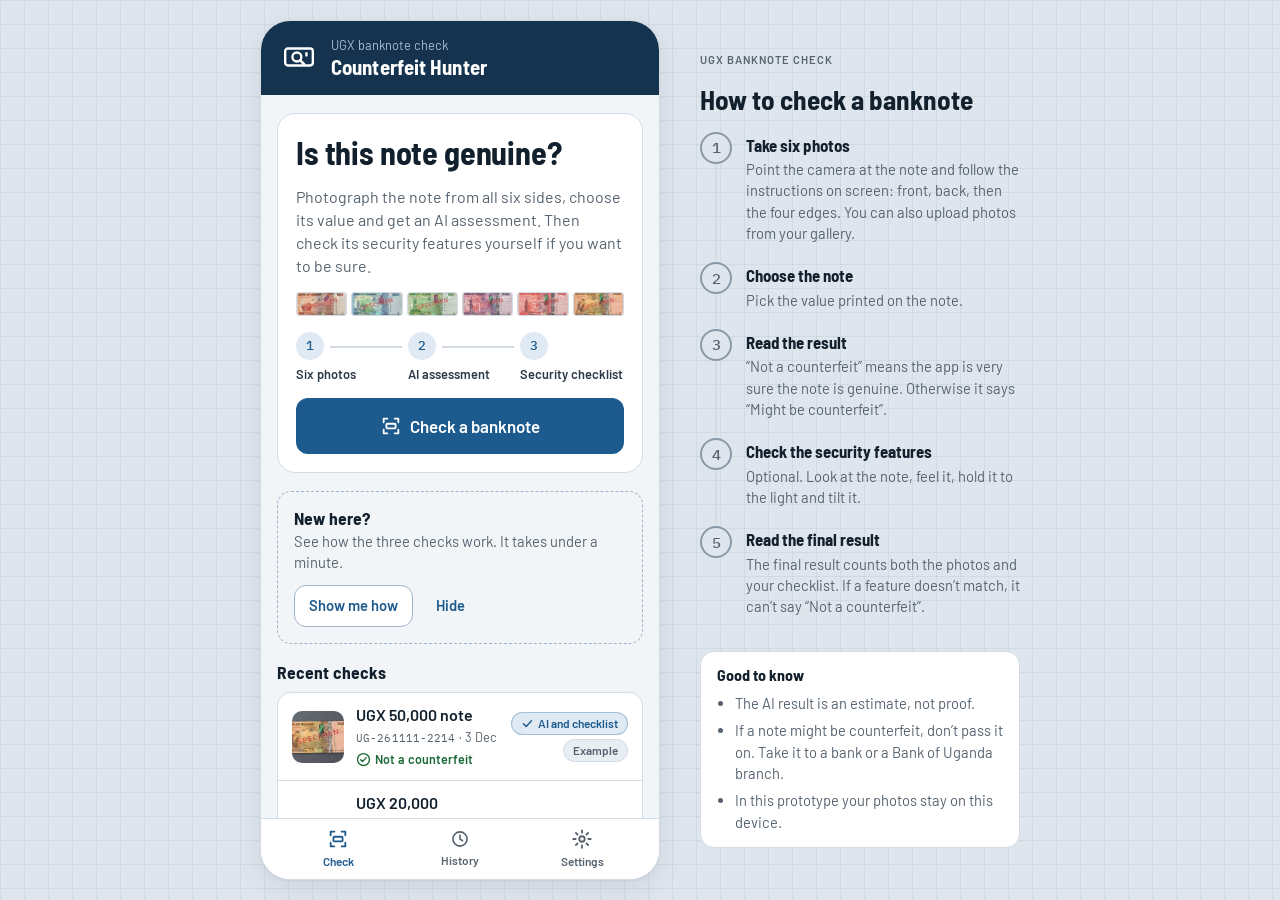
<file: Counterfeit Hunter v1/index.html>
<!doctype html><html><head><meta charset=utf8><meta name=viewport content="width=device-width,initial-scale=1,viewport-fit=cover"><style>:root{color-scheme:light;box-sizing:border-box;padding-top:env(safe-area-inset-top,0px);padding-bottom:env(safe-area-inset-bottom,0px)}html{scroll-padding-top:env(safe-area-inset-top,0px)}body{margin:0;padding:0;font:14px -apple-system,BlinkMacSystemFont,sans-serif;background:#fff;color:#000}img{max-width:100%}[hidden]:not([hidden=until-found i]){display:none!important}</style></head><body>
<title>Counterfeit Hunter</title>
  <meta name="claude:viewport-fit-sides" content="cover">


  <link rel="preconnect" href="https://fonts.googleapis.com">
  <link rel="preconnect" href="https://fonts.gstatic.com" crossorigin>
  <link rel="stylesheet" href="https://fonts.googleapis.com/css2?family=Barlow:wght@400;500;600&family=Barlow+Semi+Condensed:wght@600;700&family=IBM+Plex+Mono:wght@500&display=swap">

  <link rel="stylesheet" href="css/tokens.css">
  <link rel="stylesheet" href="css/base.css">
  <link rel="stylesheet" href="css/components.css">
  <link rel="stylesheet" href="css/screens.css">

<div class="desk">
    <div class="device" id="device">
      <!-- Screens are rendered into #app by js/ui/render.js -->
      <div id="app"></div>
      <div id="sheetRoot"></div>
      <div id="toast" role="status" aria-live="polite"></div>

      <!-- Hidden file inputs. On a phone, "capture" opens the camera directly. -->
      <input type="file" id="file-camera" class="visually-hidden" accept="image/*" capture="environment" tabindex="-1" aria-hidden="true">
      <input type="file" id="file-gallery" class="visually-hidden" accept="image/*" tabindex="-1" aria-hidden="true">
    </div>

    <!-- Step-by-step guide for the user, shown next to the phone on wide screens -->
    <aside class="guide" id="guide"></aside>
  </div>

  <script type="module" src="js/main.js"></script>

</body></html>
</file>
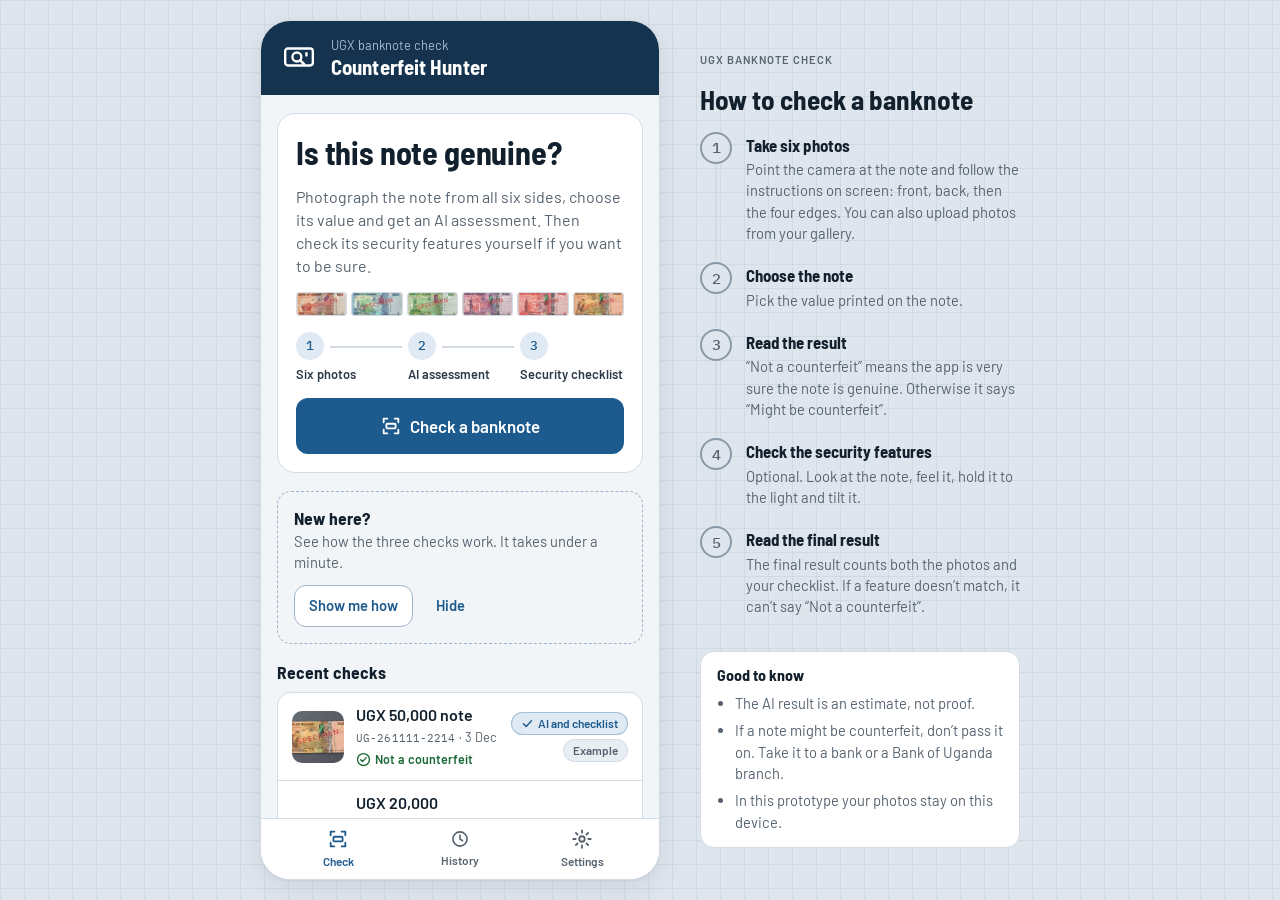
<file: counterfeit-hunter/index.html>
<!doctype html>
<html lang="en">
<head>
  <meta charset="utf-8">
  <meta name="viewport" content="width=device-width, initial-scale=1, viewport-fit=cover">
  <title>Counterfeit Hunter</title>
  <meta name="description" content="Prototype app for checking Ugandan shilling banknotes for signs of counterfeiting.">
  <meta name="theme-color" content="#15334e">
  <link rel="icon" href="assets/icon.svg" type="image/svg+xml">

  <link rel="preconnect" href="https://fonts.googleapis.com">
  <link rel="preconnect" href="https://fonts.gstatic.com" crossorigin>
  <link rel="stylesheet" href="https://fonts.googleapis.com/css2?family=Barlow:wght@400;500;600&family=Barlow+Semi+Condensed:wght@600;700&family=IBM+Plex+Mono:wght@500&display=swap">

  <link rel="stylesheet" href="css/tokens.css">
  <link rel="stylesheet" href="css/base.css">
  <link rel="stylesheet" href="css/components.css">
  <link rel="stylesheet" href="css/screens.css">
</head>
<body>
  <div class="desk">
    <div class="device" id="device">
      <!-- Screens are rendered into #app by js/ui/render.js -->
      <div id="app"></div>
      <div id="sheetRoot"></div>
      <div id="toast" role="status" aria-live="polite"></div>

      <!-- Hidden file inputs. On a phone, "capture" opens the camera directly. -->
      <input type="file" id="file-camera" class="visually-hidden" accept="image/*" capture="environment" tabindex="-1" aria-hidden="true">
      <input type="file" id="file-gallery" class="visually-hidden" accept="image/*" tabindex="-1" aria-hidden="true">
    </div>

    <!-- Step-by-step guide for the user, shown next to the phone on wide screens -->
    <aside class="guide" id="guide"></aside>
  </div>

  <script type="module" src="js/main.js"></script>
</body>
</html>
</file>
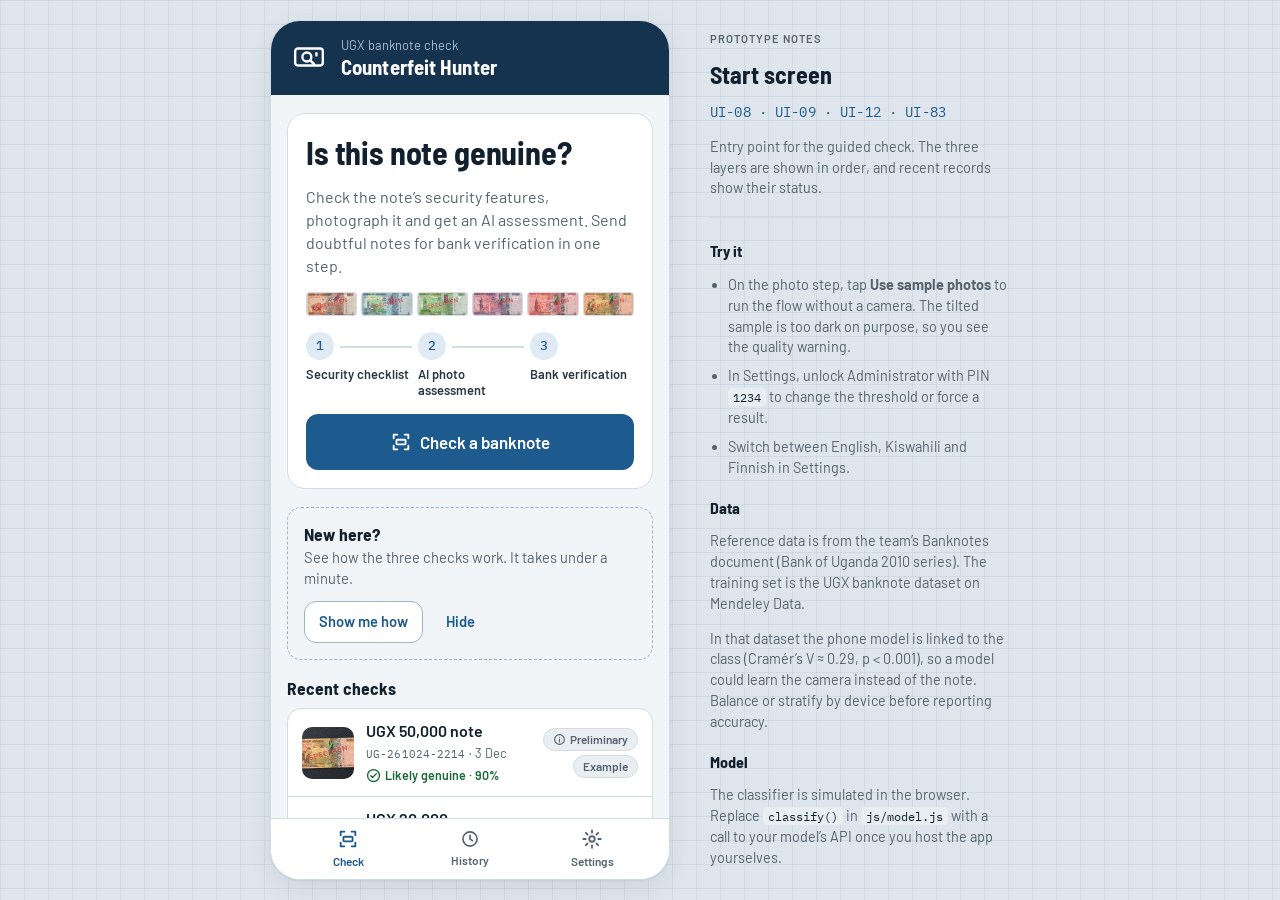
<file: counterfeit-hunter/counterfeit-hunter/index.html>
<!doctype html>
<html lang="en">
<head>
  <meta charset="utf-8">
  <meta name="viewport" content="width=device-width, initial-scale=1, viewport-fit=cover">
  <title>Counterfeit Hunter</title>

  <link rel="preconnect" href="https://fonts.googleapis.com">
  <link rel="preconnect" href="https://fonts.gstatic.com" crossorigin>
  <link rel="stylesheet" href="https://fonts.googleapis.com/css2?family=Barlow:wght@400;500;600&family=Barlow+Semi+Condensed:wght@600;700&family=IBM+Plex+Mono:wght@500&display=swap">

  <link rel="stylesheet" href="css/tokens.css">
  <link rel="stylesheet" href="css/base.css">
  <link rel="stylesheet" href="css/components.css">
  <link rel="stylesheet" href="css/screens.css">
</head>
<body>
  <div class="desk">
    <div class="device" id="device">
      <!-- Screens are rendered into #app by js/ui/render.js -->
      <div id="app"></div>
      <div id="sheetRoot"></div>
      <div id="toast" role="status" aria-live="polite"></div>

      <!-- Hidden file inputs. On a phone, "capture" opens the camera directly. -->
      <input type="file" id="file-camera" class="visually-hidden" accept="image/*" capture="environment" tabindex="-1" aria-hidden="true">
      <input type="file" id="file-gallery" class="visually-hidden" accept="image/*" tabindex="-1" aria-hidden="true">
    </div>

    <aside class="notes" id="notes" aria-label="Prototype notes"></aside>
  </div>

  <script type="module" src="js/main.js"></script>
</body>
</html>
</file>
<file: Counterfeit Hunter v1/css/tokens.css>
/*
 * Design tokens: colours, fonts and text size.
 * Light values live on :root. Dark mode redefines the same tokens, either from
 * the system setting or from an explicit data-theme="dark" on <html>.
 */

:root {
  color-scheme: light;

  --desk: #dfe5ec;
  --grid: rgba(31, 78, 121, 0.07);

  --bg: #f2f5f8;
  --surface: #ffffff;
  --surface-2: #e9eef3;
  --line: #d3dbe4;
  --line-strong: #8a99a8;

  --fg: #12202d;
  --fg-2: #56636f;
  --fg-2-strong: #2c3946;

  --band: #15334e;
  --band-fg: #ffffff;
  --band-fg-2: #a7bed5;
  --band-track: #2a4b6a;

  --link: #1d5a8e;
  --btn: #1d5a8e;
  --btn-fg: #ffffff;
  --btn-line: #9db4cb;
  --accent-soft: #e0eaf4;

  --ok: #1b6a36;
  --ok-soft: #e2f1e6;
  --bad: #ae2717;
  --bad-soft: #fae5e1;
  --warn: #8a5200;
  --warn-soft: #fcefd8;

  --focus: #2e7fd4;
  --scrim: rgba(9, 18, 28, 0.48);
  --shadow: 0 1px 2px rgba(18, 32, 45, 0.06), 0 8px 24px rgba(18, 32, 45, 0.08);

  --f-display: "Barlow Semi Condensed", "Arial Narrow", "Helvetica Neue", sans-serif;
  --f-body: "Barlow", "Segoe UI", system-ui, -apple-system, sans-serif;
  --f-mono: "IBM Plex Mono", ui-monospace, SFMono-Regular, Menlo, monospace;

  font-size: 16px;
}

@media (prefers-color-scheme: dark) {
  :root:not([data-theme="light"]) {
    color-scheme: dark;

    --desk: #0a1016;
    --grid: rgba(140, 189, 235, 0.05);

    --bg: #101922;
    --surface: #17222d;
    --surface-2: #1f2c38;
    --line: #2b3a49;
    --line-strong: #6c8094;

    --fg: #e5ecf2;
    --fg-2: #9baab8;
    --fg-2-strong: #cad5df;

    --band: #0c1d2d;
    --band-fg: #f2f6fa;
    --band-fg-2: #8ea8c2;
    --band-track: #23384d;

    --link: #8cbdeb;
    --btn: #2c6aa3;
    --btn-fg: #ffffff;
    --btn-line: #3f6183;
    --accent-soft: #1a3045;

    --ok: #74cf90;
    --ok-soft: #142f21;
    --bad: #ff8d7d;
    --bad-soft: #381c18;
    --warn: #f1b75a;
    --warn-soft: #352711;

    --focus: #7db6f0;
    --scrim: rgba(0, 0, 0, 0.6);
    --shadow: 0 1px 2px rgba(0, 0, 0, 0.3), 0 8px 24px rgba(0, 0, 0, 0.35);
  }
}

/* Same values as above, for when the user picks Dark in the app settings. */
:root[data-theme="dark"] {
  color-scheme: dark;

  --desk: #0a1016;
  --grid: rgba(140, 189, 235, 0.05);

  --bg: #101922;
  --surface: #17222d;
  --surface-2: #1f2c38;
  --line: #2b3a49;
  --line-strong: #6c8094;

  --fg: #e5ecf2;
  --fg-2: #9baab8;
  --fg-2-strong: #cad5df;

  --band: #0c1d2d;
  --band-fg: #f2f6fa;
  --band-fg-2: #8ea8c2;
  --band-track: #23384d;

  --link: #8cbdeb;
  --btn: #2c6aa3;
  --btn-fg: #ffffff;
  --btn-line: #3f6183;
  --accent-soft: #1a3045;

  --ok: #74cf90;
  --ok-soft: #142f21;
  --bad: #ff8d7d;
  --bad-soft: #381c18;
  --warn: #f1b75a;
  --warn-soft: #352711;

  --focus: #7db6f0;
  --scrim: rgba(0, 0, 0, 0.6);
  --shadow: 0 1px 2px rgba(0, 0, 0, 0.3), 0 8px 24px rgba(0, 0, 0, 0.35);
}

/* High contrast setting: stronger borders and secondary text in both themes. */
:root.high-contrast {
  --line: var(--line-strong);
  --fg-2: var(--fg-2-strong);
}

/* Large text setting. Everything is sized in rem, so this scales the whole app. */
:root.large-text {
  font-size: 18.5px;
}
</file>
<file: Counterfeit Hunter v1/css/base.css>
/* Reset, page layout, the phone frame, header bar and bottom tabs. */

*,
*::before,
*::after {
  box-sizing: border-box;
}

html,
body {
  height: 100%;
}

body {
  margin: 0;
  overflow: hidden;
  background: var(--desk);
  color: var(--fg);
  font-family: var(--f-body);
  font-size: 1rem;
  line-height: 1.45;
  -webkit-font-smoothing: antialiased;
}

/* Paint the phone's status-bar and home-indicator areas in the matching colours. */
body::before,
body::after {
  content: "";
  position: fixed;
  left: 0;
  right: 0;
  z-index: 10;
}

body::before {
  top: 0;
  height: env(safe-area-inset-top, 0px);
  background: var(--band);
}

body::after {
  bottom: 0;
  height: env(safe-area-inset-bottom, 0px);
  background: var(--surface);
}

button,
input,
select,
textarea {
  font: inherit;
  color: inherit;
}

button {
  cursor: pointer;
}

img {
  max-width: 100%;
}

h1,
h2,
h3 {
  margin: 0;
  font-family: var(--f-display);
  font-weight: 700;
  line-height: 1.15;
  text-wrap: balance;
}

p {
  margin: 0;
}

[hidden] {
  display: none !important;
}

:focus-visible {
  outline: 2.5px solid var(--focus);
  outline-offset: 2px;
}

/* Side padding that also clears the phone's rounded corners and notches. */
.gut {
  padding-left: max(16px, env(safe-area-inset-left, 0px));
  padding-right: max(16px, env(safe-area-inset-right, 0px));
}

/* Visually hidden but still clickable from script (the file inputs). */
.visually-hidden {
  position: absolute;
  top: 0;
  left: 0;
  width: 1px;
  height: 1px;
  overflow: hidden;
  opacity: 0;
  pointer-events: none;
}

.mono {
  font-family: var(--f-mono);
  font-size: 0.86em;
  letter-spacing: 0.01em;
  font-variant-numeric: tabular-nums;
}

.eyebrow {
  font-size: 0.7rem;
  font-weight: 600;
  letter-spacing: 0.09em;
  text-transform: uppercase;
  color: var(--fg-2);
}

.hint {
  font-size: 0.85rem;
  line-height: 1.4;
  color: var(--fg-2);
}

.lead {
  font-size: 1rem;
  color: var(--fg-2);
}

/* ---- Desk and phone frame ------------------------------------------------ */

.desk {
  height: 100%;
  display: flex;
  justify-content: center;
  align-items: stretch;
  gap: 40px;
}

.device {
  position: relative;
  width: 100%;
  height: 100%;
  display: flex;
  flex-direction: column;
  overflow: hidden;
  background: var(--bg);
}

#app {
  flex: 1;
  min-height: 0;
  display: flex;
  flex-direction: column;
}

.guide {
  display: none;
}

/* On a tablet or computer the app sits in a phone frame on a drafting grid. */
@media (min-width: 600px) {
  .desk {
    align-items: center;
    padding-block: 20px;
    background-image:
      linear-gradient(var(--grid) 1px, transparent 1px),
      linear-gradient(90deg, var(--grid) 1px, transparent 1px);
    background-size: 24px 24px;
  }

  .device {
    flex: none;
    width: 400px;
    height: min(880px, 100%);
    border: 1px solid var(--line);
    border-radius: 30px;
    box-shadow: var(--shadow);
  }
}

/* Wide screens also get the step-by-step guide next to the phone. */
@media (min-width: 960px) {
  .guide {
    flex: none;
    align-self: center;
    width: 320px;
    max-height: min(880px, 100%);
    overflow-y: auto;
    display: flex;
    flex-direction: column;
    gap: 16px;
    font-size: 0.92rem;
    color: var(--fg-2);
  }

  .guide h2 {
    font-size: 1.7rem;
    color: var(--fg);
  }

  .guide-steps {
    margin: 0;
    padding: 0;
    display: flex;
    flex-direction: column;
    list-style: none;
  }

  .guide-steps li {
    position: relative;
    padding-bottom: 18px;
    display: flex;
    gap: 14px;
  }

  /* Line joining the step numbers. */
  .guide-steps li:not(:last-child)::before {
    content: "";
    position: absolute;
    top: 32px;
    bottom: 2px;
    left: 15px;
    width: 2px;
    background: var(--line);
  }

  .guide-steps b {
    flex: none;
    width: 32px;
    height: 32px;
    display: grid;
    place-items: center;
    border: 2px solid var(--line-strong);
    border-radius: 50%;
    background: var(--desk);
    color: var(--fg-2);
    font-family: var(--f-mono);
    font-weight: 500;
  }

  .guide-steps b svg {
    width: 15px;
    height: 15px;
  }

  .guide-steps li > div {
    min-width: 0;
    padding-top: 4px;
    display: flex;
    flex-direction: column;
    gap: 4px;
  }

  .guide-steps h3 {
    font-size: 1.05rem;
    color: var(--fg);
  }

  .guide-steps li.done b {
    border-color: var(--ok);
    background: var(--ok-soft);
    color: var(--ok);
  }

  .guide-steps li.on b {
    border-color: var(--link);
    background: var(--link);
    color: var(--btn-fg);
  }

  .guide-steps li.on h3 {
    color: var(--link);
  }

  .guide-steps .chip {
    margin-top: 4px;
  }

  .guide-tips {
    padding: 14px 16px;
    border: 1px solid var(--line);
    border-radius: 14px;
    background: var(--surface);
  }

  .guide-tips h3 {
    margin-bottom: 8px;
    font-size: 1rem;
    color: var(--fg);
  }

  .guide-tips ul {
    margin: 0;
    padding-left: 18px;
    display: flex;
    flex-direction: column;
    gap: 6px;
  }
}

/* ---- Header bar ---------------------------------------------------------- */

.bar {
  flex: none;
  background: var(--band);
  color: var(--band-fg);
}

.bar-in {
  display: flex;
  align-items: center;
  gap: 6px;
  min-height: 60px;
  padding-block: 8px;
}

.bar.home .bar-in {
  padding-block: 14px 16px;
}

.bar-t {
  flex: 1;
  min-width: 0;
  padding-inline: 4px;
}

.bar h1 {
  font-size: 1.3rem;
  letter-spacing: 0.005em;
}

.bar .sub {
  margin-top: 1px;
  overflow: hidden;
  font-size: 0.8rem;
  color: var(--band-fg-2);
  white-space: nowrap;
  text-overflow: ellipsis;
}

.bar .mark {
  flex: none;
  display: grid;
  place-items: center;
  width: 44px;
  height: 44px;
  color: var(--band-fg);
}

.icon-btn {
  flex: none;
  display: grid;
  place-items: center;
  width: 44px;
  height: 44px;
  border: 0;
  border-radius: 10px;
  background: transparent;
  color: inherit;
}

.icon-btn:hover {
  background: rgba(255, 255, 255, 0.1);
}

/* Five-step progress under the header. */
.steps {
  margin: 0;
  padding-block: 2px 12px;
  display: grid;
  grid-template-columns: repeat(5, 1fr);
  gap: 6px;
  list-style: none;
}

.steps .s {
  min-width: 0;
  display: flex;
  flex-direction: column;
  gap: 6px;
  font-size: 0.72rem;
  font-weight: 500;
  color: var(--band-fg-2);
}

.steps .s span {
  overflow: hidden;
  white-space: nowrap;
  text-overflow: ellipsis;
}

.steps .s i {
  height: 3px;
  border-radius: 2px;
  background: var(--band-track);
}

.steps .s.done i {
  background: var(--band-fg-2);
}

.steps .s.on {
  font-weight: 600;
  color: var(--band-fg);
}

.steps .s.on i {
  background: var(--band-fg);
}

/* ---- Scrolling content, footer actions, tabs ------------------------------ */

.scroll {
  flex: 1;
  min-height: 0;
  overflow-y: auto;
  overscroll-behavior: contain;
}

.pad {
  padding-block: 18px 28px;
}

.stack {
  display: flex;
  flex-direction: column;
  gap: 18px;
}

.section {
  display: flex;
  flex-direction: column;
  gap: 10px;
}

.sec-h {
  display: flex;
  align-items: baseline;
  justify-content: space-between;
  gap: 12px;
}

.h3 {
  font-family: var(--f-display);
  font-size: 1.1rem;
  font-weight: 700;
  color: var(--fg);
}

.foot {
  flex: none;
  padding-block: 12px;
  display: flex;
  flex-direction: column;
  gap: 8px;
  border-top: 1px solid var(--line);
  background: var(--surface);
}

.foot-row {
  display: grid;
  grid-template-columns: 1fr 1fr;
  gap: 8px;
}

.foot .fine {
  text-align: center;
  font-size: 0.78rem;
  color: var(--fg-2);
}

.tabs {
  flex: none;
  display: grid;
  grid-template-columns: repeat(3, 1fr);
  border-top: 1px solid var(--line);
  background: var(--surface);
}

.tab {
  min-height: 60px;
  display: flex;
  flex-direction: column;
  align-items: center;
  justify-content: center;
  gap: 3px;
  border: 0;
  background: transparent;
  font-size: 0.74rem;
  font-weight: 600;
  color: var(--fg-2);
}

.tab[aria-current="page"] {
  color: var(--link);
}

@media (prefers-reduced-motion: reduce) {
  *,
  *::before,
  *::after {
    animation: none !important;
    transition: none !important;
  }
}
</file>
<file: Counterfeit Hunter v1/css/components.css>
/* Reusable pieces: buttons, list rows, chips, notices, form fields, sheets, toast. */

/* ---- Buttons ------------------------------------------------------------- */

.btn {
  width: 100%;
  min-height: 50px;
  padding: 0 18px;
  display: flex;
  align-items: center;
  justify-content: center;
  gap: 8px;
  border: 1.5px solid transparent;
  border-radius: 12px;
  font-size: 1rem;
  font-weight: 600;
  line-height: 1.2;
  text-align: center;
  transition: background 0.15s, border-color 0.15s;
}

.btn.primary {
  background: var(--btn);
  color: var(--btn-fg);
}

.btn.primary:hover {
  filter: brightness(1.08);
}

.btn.secondary {
  border-color: var(--btn-line);
  background: var(--surface);
  color: var(--link);
}

.btn.secondary:hover {
  background: var(--accent-soft);
}

.btn.ghost {
  min-height: 44px;
  background: transparent;
  color: var(--link);
}

.btn.danger {
  background: var(--bad);
  color: var(--surface);
}

.btn.sm {
  width: auto;
  min-height: 42px;
  padding: 0 14px;
  font-size: 0.92rem;
}

.btn.big {
  min-height: 56px;
  font-size: 1.06rem;
}

.btn:disabled {
  opacity: 0.45;
  cursor: not-allowed;
  filter: none;
}

.link {
  min-height: 44px;
  padding: 8px 2px;
  display: inline-flex;
  align-items: center;
  gap: 6px;
  border: 0;
  background: none;
  color: var(--link);
  font-size: 0.9rem;
  font-weight: 600;
}

.link.center {
  align-self: center;
}

.link.inline {
  min-height: 0;
  padding: 0;
  font-size: inherit;
}

.mini {
  min-height: 36px;
  padding: 0 12px;
  border: 1.5px solid var(--btn-line);
  border-radius: 9px;
  background: var(--surface);
  color: var(--link);
  font-size: 0.82rem;
  font-weight: 600;
}

.mini.icon {
  width: 36px;
  padding: 0;
  display: grid;
  place-items: center;
}

/* ---- Grouped list rows --------------------------------------------------- */

.group {
  margin: 0;
  padding: 0;
  overflow: hidden;
  list-style: none;
  border: 1px solid var(--line);
  border-radius: 14px;
  background: var(--surface);
}

.row {
  min-height: 54px;
  margin: 0;
  padding: 12px 14px;
  display: flex;
  align-items: center;
  gap: 12px;
  border-top: 1px solid var(--line);
}

.group > :first-child {
  border-top: 0;
}

button.row {
  width: 100%;
  border-left: 0;
  border-right: 0;
  border-bottom: 0;
  background: transparent;
  color: var(--fg);
  text-align: left;
}

button.row:hover {
  background: var(--surface-2);
}

.row svg.chev {
  flex: none;
  color: var(--fg-2);
}

/* Label on the left, value on the right. */
.row.kv {
  align-items: flex-start;
  justify-content: space-between;
}

.row.kv > span:first-child {
  flex: none;
  padding-top: 2px;
  font-size: 0.9rem;
  color: var(--fg-2);
}

.row.kv > :last-child {
  min-width: 0;
  text-align: right;
}

.rec-main {
  flex: 1;
  min-width: 0;
  display: flex;
  flex-direction: column;
  gap: 3px;
}

.rec-name {
  font-weight: 600;
  line-height: 1.25;
}

.rec-meta {
  font-size: 0.8rem;
  color: var(--fg-2);
}

.rec-side {
  flex: none;
  max-width: 45%;
  display: flex;
  flex-direction: column;
  align-items: flex-end;
  gap: 4px;
}

/* Long status labels (Kiswahili, Finnish) wrap instead of squeezing the note name. */
.rec-side .chip {
  align-self: flex-end;
  white-space: normal;
  text-align: right;
}

.rec-th {
  flex: none;
  width: 52px;
  height: 52px;
  border-radius: 10px;
  object-fit: cover;
  background: var(--surface-2);
}


.empty {
  padding: 4px 2px;
  font-size: 0.92rem;
  color: var(--fg-2);
}

.empty-state {
  padding: 48px 12px;
  display: flex;
  flex-direction: column;
  align-items: center;
  gap: 14px;
  text-align: center;
  color: var(--fg-2);
}

/* ---- Chips --------------------------------------------------------------- */

.chip {
  align-self: flex-start;
  padding: 3px 9px;
  display: inline-flex;
  align-items: center;
  gap: 4px;
  border: 1px solid var(--line);
  border-radius: 999px;
  background: var(--surface-2);
  color: var(--fg-2);
  font-size: 0.74rem;
  font-weight: 600;
  line-height: 1.3;
  white-space: nowrap;
}

.chip svg {
  width: 13px;
  height: 13px;
}

.chip.ok {
  border-color: color-mix(in srgb, var(--ok) 35%, transparent);
  background: var(--ok-soft);
  color: var(--ok);
}

.chip.bad {
  border-color: color-mix(in srgb, var(--bad) 35%, transparent);
  background: var(--bad-soft);
  color: var(--bad);
}

.chip.warn {
  border-color: color-mix(in srgb, var(--warn) 40%, transparent);
  background: var(--warn-soft);
  color: var(--warn);
}

.chip.info {
  border-color: color-mix(in srgb, var(--link) 30%, transparent);
  background: var(--accent-soft);
  color: var(--link);
}

/* How to check a checklist feature: look, feel, against light or tilt. */
.chip.how {
  border-style: dashed;
  background: transparent;
  color: var(--fg-2);
  font-weight: 500;
}

.chips {
  display: flex;
  flex-wrap: wrap;
  gap: 6px;
}

.chips.end {
  justify-content: flex-end;
}

/* Small AI verdict line used in lists and summaries. */
.ai-mini {
  display: inline-flex;
  align-items: center;
  gap: 4px;
  font-size: 0.78rem;
  font-weight: 600;
}

.ai-mini svg {
  width: 15px;
  height: 15px;
}

.ai-mini.v-genuine {
  color: var(--ok);
}

.ai-mini.v-counterfeit {
  color: var(--bad);
}

/* Where a piece of information came from: the AI or the user. */
.src {
  display: inline-flex;
  align-items: center;
  gap: 6px;
  font-size: 0.7rem;
  font-weight: 600;
  letter-spacing: 0.08em;
  text-transform: uppercase;
  color: var(--fg-2);
}

.src svg {
  width: 14px;
  height: 14px;
}

.src.you {
  color: var(--link);
}

/* ---- Notices ------------------------------------------------------------- */

.note {
  padding: 12px 14px;
  display: flex;
  gap: 10px;
  border-radius: 12px;
  font-size: 0.9rem;
  line-height: 1.4;
  color: var(--fg);
}

.note > svg {
  flex: none;
  width: 20px;
  height: 20px;
  margin-top: 1px;
}

.note div {
  display: flex;
  flex-direction: column;
  gap: 6px;
}

.note strong {
  display: block;
  margin-bottom: 2px;
}

.note.info {
  background: var(--accent-soft);
}

.note.info > svg {
  color: var(--link);
}

.note.warn {
  background: var(--warn-soft);
}

.note.warn > svg {
  color: var(--warn);
}

.note.ok {
  background: var(--ok-soft);
}

.note.ok > svg {
  color: var(--ok);
}

.note.bad {
  background: var(--bad-soft);
}

.note.bad > svg {
  color: var(--bad);
}

/* ---- Form fields --------------------------------------------------------- */

.field {
  display: flex;
  flex-direction: column;
  gap: 6px;
}

.field label {
  font-size: 0.88rem;
  font-weight: 600;
}

.input {
  width: 100%;
  min-height: 50px;
  padding: 10px 14px;
  border: 1.5px solid var(--line-strong);
  border-radius: 12px;
  background: var(--surface);
  color: var(--fg);
  font-size: 1rem;
}

.input::placeholder {
  color: var(--fg-2);
  opacity: 0.8;
}

.input:focus {
  outline: none;
  border-color: var(--link);
  box-shadow: 0 0 0 3px var(--accent-soft);
}

textarea.input {
  min-height: 110px;
  line-height: 1.4;
  resize: vertical;
}

.input.mono-in {
  font-family: var(--f-mono);
  letter-spacing: 0.04em;
}

.search {
  position: relative;
}

.search .s-ic {
  position: absolute;
  top: 50%;
  left: 14px;
  display: grid;
  transform: translateY(-50%);
  color: var(--fg-2);
}

.search .input {
  padding-left: 44px;
}

.sel {
  min-height: 40px;
  max-width: 52%;
  padding: 0 10px;
  border: 1.5px solid var(--line-strong);
  border-radius: 10px;
  background: var(--surface);
  color: var(--link);
  font-size: 0.9rem;
  font-weight: 600;
}

.switch {
  position: relative;
  flex: none;
  width: 52px;
  height: 32px;
  padding: 0;
  border: 0;
  border-radius: 16px;
  background: var(--line-strong);
  transition: background 0.15s;
}

.switch i {
  position: absolute;
  top: 3px;
  left: 3px;
  width: 26px;
  height: 26px;
  border-radius: 50%;
  background: var(--surface);
  box-shadow: 0 1px 3px rgba(0, 0, 0, 0.25);
  transition: transform 0.15s;
}

.switch[aria-checked="true"] {
  background: var(--btn);
}

.switch[aria-checked="true"] i {
  transform: translateX(20px);
}

input[type="range"] {
  width: 100%;
  min-height: 32px;
  accent-color: var(--btn);
}

/* Three-way answer for each checklist item. */
.seg {
  display: grid;
  grid-template-columns: repeat(3, 1fr);
  gap: 6px;
}

.seg button {
  min-height: 44px;
  padding: 0 4px;
  display: flex;
  align-items: center;
  justify-content: center;
  gap: 5px;
  border: 1.5px solid var(--line);
  border-radius: 10px;
  background: var(--surface);
  color: var(--fg-2);
  font-size: 0.82rem;
  font-weight: 600;
  line-height: 1.15;
}

.seg button svg {
  flex: none;
  width: 15px;
  height: 15px;
}

.seg button[aria-checked="true"].v-ok {
  border-color: var(--ok);
  background: var(--ok-soft);
  color: var(--ok);
}

.seg button[aria-checked="true"].v-no {
  border-color: var(--bad);
  background: var(--bad-soft);
  color: var(--bad);
}

.seg button[aria-checked="true"].v-q {
  border-color: var(--warn);
  background: var(--warn-soft);
  color: var(--warn);
}

.radio-list {
  display: flex;
  flex-direction: column;
  gap: 6px;
}

.radio-list button {
  min-height: 48px;
  padding: 0 14px;
  display: flex;
  align-items: center;
  gap: 10px;
  border: 1.5px solid var(--line);
  border-radius: 12px;
  background: var(--surface);
  font-weight: 500;
  text-align: left;
}

.radio-list button i {
  flex: none;
  width: 18px;
  height: 18px;
  border: 2px solid var(--line-strong);
  border-radius: 50%;
}

.radio-list button[aria-checked="true"] {
  border-color: var(--link);
  background: var(--accent-soft);
}

.radio-list button[aria-checked="true"] i {
  border: 5px solid var(--link);
}

.err-t {
  font-size: 0.85rem;
  font-weight: 600;
  color: var(--bad);
}

/* ---- Bottom sheets ------------------------------------------------------- */

.sheet-wrap {
  position: absolute;
  inset: 0;
  z-index: 40;
  display: flex;
  align-items: flex-end;
  background: var(--scrim);
  animation: fade 0.18s ease-out;
}

.sheet {
  width: 100%;
  max-height: 92%;
  overflow-y: auto;
  padding-block: 10px 20px;
  display: flex;
  flex-direction: column;
  gap: 14px;
  border-radius: 22px 22px 0 0;
  background: var(--surface);
  animation: slide-up 0.24s cubic-bezier(0.2, 0.8, 0.2, 1);
}

.grab {
  flex: none;
  width: 42px;
  height: 5px;
  margin: 0 auto 2px;
  border-radius: 3px;
  background: var(--line-strong);
}

.sheet h2 {
  font-size: 1.45rem;
}

.sheet p {
  color: var(--fg-2-strong);
}

.sheet ol,
.sheet ul {
  margin: 0;
  padding-left: 20px;
  display: flex;
  flex-direction: column;
  gap: 8px;
  color: var(--fg-2-strong);
}

.sheet-a {
  display: flex;
  flex-direction: column;
  gap: 8px;
}

@keyframes fade {
  from {
    opacity: 0;
  }
}

@keyframes slide-up {
  from {
    transform: translateY(40px);
    opacity: 0.4;
  }
}

/* ---- Toast --------------------------------------------------------------- */

#toast {
  position: absolute;
  top: 76px;
  left: 50%;
  z-index: 50;
  width: max-content;
  max-width: calc(100% - 32px);
  padding: 11px 16px;
  border-radius: 12px;
  background: var(--fg);
  color: var(--bg);
  box-shadow: var(--shadow);
  font-size: 0.9rem;
  font-weight: 600;
  opacity: 0;
  pointer-events: none;
  transform: translateX(-50%);
  transition: opacity 0.2s, transform 0.2s;
}

#toast.show {
  opacity: 1;
  transform: translateX(-50%) translateY(4px);
}
</file>
<file: Counterfeit Hunter v1/css/screens.css>
/* Styles that belong to one screen. Sections follow the order of the check. */

/* ---- Home ---------------------------------------------------------------- */

.hero {
  padding: 20px 18px 18px;
  display: flex;
  flex-direction: column;
  gap: 14px;
  border: 1px solid var(--line);
  border-radius: 18px;
  background: var(--surface);
}

.hero h2 {
  font-size: 2rem;
  letter-spacing: -0.005em;
}

.denoms {
  display: grid;
  grid-template-columns: repeat(6, 1fr);
  gap: 4px;
}

.denoms img {
  width: 100%;
  aspect-ratio: 2.07 / 1;
  border: 1px solid var(--line);
  border-radius: 3px;
  object-fit: cover;
}

/* The three checks, joined by a line. */
.layers {
  position: relative;
  margin: 2px 0;
  padding: 0;
  display: grid;
  grid-template-columns: repeat(3, 1fr);
  gap: 8px;
  list-style: none;
}

.layers li {
  position: relative;
  display: flex;
  flex-direction: column;
  gap: 6px;
  font-size: 0.8rem;
  font-weight: 600;
  line-height: 1.25;
  color: var(--fg-2-strong);
}

.layers li b {
  position: relative;
  z-index: 1;
  width: 28px;
  height: 28px;
  display: grid;
  place-items: center;
  border-radius: 50%;
  background: var(--accent-soft);
  color: var(--link);
  font-family: var(--f-mono);
  font-size: 0.8rem;
  font-weight: 500;
}

.layers li:not(:last-child)::after {
  content: "";
  position: absolute;
  top: 14px;
  left: 34px;
  right: -2px;
  height: 2px;
  background: var(--line);
}

.tour {
  padding: 16px;
  display: flex;
  flex-direction: column;
  gap: 12px;
  border: 1.5px dashed var(--btn-line);
  border-radius: 14px;
}

.tour h3 {
  font-size: 1.1rem;
}

.tour p {
  margin-top: 2px;
  font-size: 0.92rem;
  color: var(--fg-2);
}

.tour-a {
  display: flex;
  flex-wrap: wrap;
  gap: 8px;
}

/* ---- Choosing the note --------------------------------------------------- */

.note-grid {
  display: grid;
  grid-template-columns: repeat(2, minmax(0, 1fr));
  gap: 10px;
}

.note-tile {
  min-width: 0;
  padding: 8px 8px 10px;
  display: flex;
  flex-direction: column;
  gap: 2px;
  border: 1.5px solid var(--line);
  border-radius: 14px;
  background: var(--surface);
  color: var(--fg);
  text-align: left;
}

.note-tile:hover {
  border-color: var(--link);
  background: var(--accent-soft);
}

.note-tile img {
  display: block;
  width: 100%;
  aspect-ratio: 2.07 / 1;
  margin-bottom: 6px;
  border-radius: 8px;
  object-fit: cover;
}

.note-value {
  font-family: var(--f-display);
  font-size: 1.1rem;
  font-weight: 700;
}

.note-sub {
  overflow: hidden;
  font-size: 0.78rem;
  color: var(--fg-2);
  white-space: nowrap;
  text-overflow: ellipsis;
}

.no-match {
  padding: 18px 16px;
  border-radius: 14px;
  background: var(--surface-2);
  color: var(--fg-2);
  font-size: 0.92rem;
  text-align: center;
}

/* ---- Security checklist -------------------------------------------------- */

.ck-list {
  margin: 0;
  padding: 0;
  list-style: none;
}

.ck-item {
  padding: 14px;
  display: flex;
  flex-direction: column;
  gap: 10px;
  border-top: 1px solid var(--line);
}

.ck-item:first-child {
  border-top: 0;
}

.ck-h {
  display: flex;
  flex-direction: column;
  gap: 2px;
}

.ck-top {
  display: flex;
  align-items: center;
  justify-content: space-between;
  gap: 8px;
}

.ck-name {
  font-weight: 600;
}

.ck-ref {
  font-size: 0.86rem;
  color: var(--fg-2);
}

/* ---- Photo quality sheet ------------------------------------------------ */

.q-prev {
  max-width: 100%;
  aspect-ratio: 4 / 3;
  overflow: hidden;
  border-radius: 14px;
  background: var(--surface-2);
}

.q-prev img {
  display: block;
  width: 100%;
  height: 100%;
  object-fit: cover;
}

/* ---- Analysing ----------------------------------------------------------- */

.an {
  padding-top: 36px;
  align-items: center;
  text-align: center;
}

.ring {
  position: relative;
  width: 132px;
  height: 132px;
  color: var(--link);
}

.ring svg {
  width: 100%;
  height: 100%;
  transform: rotate(-90deg);
}

.ring .r-track {
  fill: none;
  stroke: var(--accent-soft);
  stroke-width: 9;
}

.ring .r-arc {
  fill: none;
  stroke: var(--link);
  stroke-width: 9;
  stroke-linecap: round;
  stroke-dasharray: 90 225;
  transform-origin: 60px 60px;
  animation: spin 1.1s linear infinite;
}

.ring > span {
  position: absolute;
  inset: 0;
  display: grid;
  place-items: center;
}

.ring > span svg {
  width: 40px;
  height: 40px;
  transform: none;
}

.an-lead {
  max-width: 28ch;
  font-family: var(--f-display);
  font-size: 1.3rem;
  font-weight: 700;
  color: var(--fg);
}

.an-steps {
  align-self: stretch;
  margin: 0;
  padding: 0 24px;
  display: flex;
  flex-direction: column;
  gap: 12px;
  list-style: none;
  text-align: left;
}

.an-steps li {
  display: flex;
  align-items: center;
  gap: 10px;
  color: var(--fg-2);
}

.an-steps li.done {
  color: var(--ok);
}

.an-steps li.on {
  font-weight: 600;
  color: var(--fg);
}

.an-steps svg {
  width: 16px;
  height: 16px;
}

.an-steps .dot {
  width: 12px;
  height: 12px;
  margin: 0 2px;
  border-radius: 50%;
  background: var(--link);
  animation: pulse 1s ease-in-out infinite alternate;
}

.an-steps .dot.off {
  border: 2px solid var(--line-strong);
  background: transparent;
  animation: none;
}

@keyframes spin {
  to {
    transform: rotate(360deg);
  }
}

@keyframes pulse {
  from {
    opacity: 0.35;
  }

  to {
    opacity: 1;
  }
}

/* ---- Result -------------------------------------------------------------- */

.verdict {
  padding: 16px 16px 18px;
  display: flex;
  flex-direction: column;
  gap: 10px;
  border: 1.5px solid;
  border-radius: 18px;
}

.verdict p {
  font-size: 0.95rem;
  color: var(--fg);
}

.verdict.v-g {
  border-color: color-mix(in srgb, var(--ok) 45%, transparent);
  background: var(--ok-soft);
}

.verdict.v-c {
  border-color: color-mix(in srgb, var(--bad) 45%, transparent);
  background: var(--bad-soft);
}

.v-top {
  display: flex;
  align-items: center;
  gap: 12px;
}

.v-top svg {
  flex: none;
}

.vl {
  font-size: 2.1rem;
  line-height: 1;
  letter-spacing: -0.005em;
}

.v-g .v-top {
  color: var(--ok);
}

.v-c .v-top {
  color: var(--bad);
}

/* The "check the security features?" question above the result buttons. */
.foot-q {
  display: flex;
  flex-direction: column;
  gap: 2px;
  font-size: 0.88rem;
  color: var(--fg-2);
}

.foot-q strong {
  font-family: var(--f-display);
  font-size: 1.1rem;
  color: var(--fg);
}

/* ---- Errors -------------------------------------------------------------- */

.err {
  padding-top: 40px;
  align-items: center;
  text-align: center;
}

.err-ic {
  width: 84px;
  height: 84px;
  display: grid;
  place-items: center;
  border-radius: 50%;
  background: var(--surface-2);
  color: var(--fg-2);
}

.err-ic svg {
  width: 42px;
  height: 42px;
}

.err h2 {
  font-size: 1.6rem;
}

.err > p {
  max-width: 34ch;
  color: var(--fg-2);
}

.err .note {
  text-align: left;
}

/* ---- Bank verification and summary --------------------------------------- */

.thumbs {
  display: flex;
  flex-wrap: wrap;
  justify-content: flex-end;
  gap: 4px;
}

.thumbs img {
  width: 34px;
  height: 34px;
  border-radius: 6px;
  object-fit: cover;
}

.strip {
  display: grid;
  grid-template-columns: repeat(3, 1fr);
  gap: 8px;
}

.strip figure {
  min-width: 0;
  margin: 0;
  display: flex;
  flex-direction: column;
  gap: 4px;
}

.strip img {
  display: block;
  width: 100%;
  aspect-ratio: 4 / 3;
  border-radius: 10px;
  object-fit: cover;
}

.strip figcaption {
  font-size: 0.74rem;
  line-height: 1.25;
  color: var(--fg-2);
}

.res-list .row {
  justify-content: space-between;
}

.quote {
  padding: 12px 14px;
  font-size: 0.95rem;
  white-space: pre-wrap;
}

/* ---- Settings ------------------------------------------------------------ */

.set {
  justify-content: space-between;
}

.set-l {
  flex: 1;
  min-width: 0;
  display: flex;
  flex-direction: column;
  gap: 2px;
}

.set-l label,
.set-l > span:first-child {
  font-size: 0.97rem;
}

.val {
  display: inline-flex;
  align-items: center;
  gap: 6px;
  font-weight: 600;
  color: var(--fg-2);
}

.range-row {
  flex-direction: column;
  align-items: stretch;
  gap: 8px;
}

.range-row .range-h {
  display: flex;
  justify-content: space-between;
  font-weight: 600;
}

.pin-row {
  display: flex;
  gap: 8px;
}

.pin-row .input {
  flex: 1;
  min-width: 0;
}

.danger-t {
  color: var(--bad);
}

.about {
  padding-top: 4px;
  display: flex;
  flex-direction: column;
  gap: 4px;
  text-align: center;
  font-size: 0.82rem;
  color: var(--fg-2);
}

/* ---- Introduction tour --------------------------------------------------- */

.tour-n {
  font-family: var(--f-mono);
  font-size: 0.85rem;
  color: var(--link);
}

.tour-big {
  font-family: var(--f-display);
  font-size: 4rem;
  font-weight: 700;
  line-height: 1;
  color: var(--link);
}

.dots {
  display: flex;
  justify-content: center;
  gap: 6px;
}

.dots i {
  width: 8px;
  height: 8px;
  border-radius: 50%;
  background: var(--line);
}

.dots i.on {
  background: var(--link);
}

/* ---- Camera (photo step) ------------------------------------------------- */

/* Always dark, like a phone camera app, whatever the theme. */
.bar.cam-bar {
  background: #000;
  color: #fff;
}

.bar.cam-bar .sub {
  color: #a9b6c3;
}

.cam-screen {
  flex: 1;
  min-height: 0;
  display: flex;
  flex-direction: column;
  background: #000;
  color: #fff;
}

.cam-view {
  position: relative;
  flex: 1;
  min-height: 0;
  margin-inline: 12px;
  overflow: hidden;
  border-radius: 18px;
  background: #15191d;
}

.cam-view video {
  display: block;
  width: 100%;
  height: 100%;
  object-fit: cover;
}

/* Drawing of the photo to take, when there is no live camera. */
.cam-illus {
  display: block;
  width: 100%;
  height: 100%;
  padding: 84px 24px 56px;
  object-fit: contain;
  opacity: 0.85;
}

.camera-guide {
  position: absolute;
  top: 50%;
  left: 50%;
  border: 2px dashed rgba(255, 255, 255, 0.85);
  border-radius: 10px;
  transform: translate(-50%, -50%);
  pointer-events: none;
}

.camera-guide.flat {
  width: 86%;
  aspect-ratio: 2.07 / 1;
}

.camera-guide.edge-h {
  width: 86%;
  height: 0;
  border-width: 2px 0 0;
}

.camera-guide.edge-v {
  width: 0;
  height: 60%;
  border-width: 0 0 0 2px;
}

.cam-instruction {
  position: absolute;
  top: 10px;
  left: 10px;
  right: 10px;
  padding: 8px 12px;
  display: flex;
  flex-direction: column;
  gap: 2px;
  border-radius: 12px;
  background: rgba(0, 0, 0, 0.62);
  font-size: 0.86rem;
  color: #d9e1e8;
}

.cam-instruction strong {
  font-family: var(--f-display);
  font-size: 1.02rem;
  color: #fff;
}

.cam-message {
  position: absolute;
  left: 50%;
  bottom: 12px;
  max-width: calc(100% - 24px);
  padding: 6px 12px;
  border-radius: 8px;
  background: rgba(0, 0, 0, 0.62);
  font-size: 0.8rem;
  text-align: center;
  transform: translateX(-50%);
}

/* Live light and distance checks under the viewfinder. */
.camera-checks,
.cam-after {
  min-height: 46px;
  padding: 10px 16px;
  display: flex;
  flex-wrap: wrap;
  align-items: center;
  justify-content: center;
  gap: 8px;
}

.cam-after {
  font-size: 0.8rem;
  color: #a9b6c3;
  text-align: center;
}

.cam-chip {
  padding: 5px 10px;
  display: inline-flex;
  align-items: center;
  gap: 5px;
  border-radius: 999px;
  background: rgba(255, 255, 255, 0.14);
  font-size: 0.8rem;
  font-weight: 600;
}

.cam-chip svg {
  width: 14px;
  height: 14px;
}

.cam-chip.ok {
  background: #1b6a36;
}

.cam-chip.warn {
  background: #8a5200;
}

/* The six photos. Tap one to take it again. */
.cam-slots {
  margin: 0;
  padding: 0 12px;
  display: grid;
  grid-template-columns: repeat(6, minmax(0, 1fr));
  gap: 6px;
  list-style: none;
}

.cam-slots li {
  min-width: 0;
  display: flex;
  flex-direction: column;
  align-items: center;
  gap: 4px;
}

.slot {
  position: relative;
  width: 100%;
  aspect-ratio: 1;
  padding: 0;
  display: grid;
  place-items: center;
  border: 1.5px dashed rgba(255, 255, 255, 0.35);
  border-radius: 10px;
  background: rgba(255, 255, 255, 0.06);
  color: #a9b6c3;
  font-weight: 600;
}

.slot img {
  display: block;
  width: 100%;
  height: 100%;
  border-radius: 8px;
  object-fit: cover;
}

.slot.done,
.slot.warn {
  border-style: solid;
  border-color: transparent;
}

.slot.current {
  border: 2px solid #fff;
  color: #fff;
}

.slot .badge {
  position: absolute;
  top: -5px;
  right: -5px;
  width: 18px;
  height: 18px;
  display: grid;
  place-items: center;
  border-radius: 50%;
  background: #1b8a46;
  color: #fff;
}

.slot.warn .badge {
  background: #b06a00;
}

.slot .badge svg {
  width: 11px;
  height: 11px;
}

.slot-label {
  max-width: 100%;
  overflow: hidden;
  font-size: 0.7rem;
  color: #a9b6c3;
  white-space: nowrap;
  text-overflow: ellipsis;
}

.cam-controls {
  padding: 14px 16px calc(18px + env(safe-area-inset-bottom, 0px));
  display: grid;
  grid-template-columns: 1fr auto 1fr;
  align-items: center;
  gap: 12px;
}

.cam-controls > :first-child {
  justify-self: start;
}

.cam-controls > :last-child {
  justify-self: end;
}

/* Gallery and demo buttons either side of the shutter. */
.cam-side {
  min-width: 68px;
  padding: 6px 8px;
  display: flex;
  flex-direction: column;
  align-items: center;
  gap: 4px;
  border: 0;
  border-radius: 12px;
  background: transparent;
  color: #fff;
  font-size: 0.75rem;
  font-weight: 500;
}

.cam-side svg {
  width: 24px;
  height: 24px;
}

.cam-side:hover:not(:disabled) {
  background: rgba(255, 255, 255, 0.1);
}

.cam-side:disabled {
  opacity: 0.35;
  cursor: default;
}

.cam-next {
  padding: 10px 12px 10px 16px;
  display: inline-flex;
  align-items: center;
  gap: 2px;
  border: 0;
  border-radius: 999px;
  background: #fff;
  color: #000;
  font-weight: 600;
}

.cam-next svg {
  width: 16px;
  height: 16px;
}

.shutter {
  width: 72px;
  height: 72px;
  padding: 0;
  border: 4px solid #fff;
  border-radius: 50%;
  background: #fff;
  box-shadow: inset 0 0 0 4px #000;
}

.shutter:active:not(:disabled) {
  transform: scale(0.94);
}

.shutter:disabled {
  opacity: 0.35;
  cursor: default;
}

.cam-side:focus-visible,
.cam-next:focus-visible,
.shutter:focus-visible,
.slot:focus-visible {
  outline: 3px solid #7cc4ff;
  outline-offset: 2px;
}

/* Keep toasts off the instruction at the top of the viewfinder. */
.device:has(.cam-screen) #toast {
  top: 44%;
}
</file>
<file: counterfeit-hunter/css/tokens.css>
/*
 * Design tokens: colours, fonts and text size.
 * Light values live on :root. Dark mode redefines the same tokens, either from
 * the system setting or from an explicit data-theme="dark" on <html>.
 */

:root {
  color-scheme: light;

  --desk: #dfe5ec;
  --grid: rgba(31, 78, 121, 0.07);

  --bg: #f2f5f8;
  --surface: #ffffff;
  --surface-2: #e9eef3;
  --line: #d3dbe4;
  --line-strong: #8a99a8;

  --fg: #12202d;
  --fg-2: #56636f;
  --fg-2-strong: #2c3946;

  --band: #15334e;
  --band-fg: #ffffff;
  --band-fg-2: #a7bed5;
  --band-track: #2a4b6a;

  --link: #1d5a8e;
  --btn: #1d5a8e;
  --btn-fg: #ffffff;
  --btn-line: #9db4cb;
  --accent-soft: #e0eaf4;

  --ok: #1b6a36;
  --ok-soft: #e2f1e6;
  --bad: #ae2717;
  --bad-soft: #fae5e1;
  --warn: #8a5200;
  --warn-soft: #fcefd8;

  --focus: #2e7fd4;
  --scrim: rgba(9, 18, 28, 0.48);
  --shadow: 0 1px 2px rgba(18, 32, 45, 0.06), 0 8px 24px rgba(18, 32, 45, 0.08);

  --f-display: "Barlow Semi Condensed", "Arial Narrow", "Helvetica Neue", sans-serif;
  --f-body: "Barlow", "Segoe UI", system-ui, -apple-system, sans-serif;
  --f-mono: "IBM Plex Mono", ui-monospace, SFMono-Regular, Menlo, monospace;

  font-size: 16px;
}

@media (prefers-color-scheme: dark) {
  :root:not([data-theme="light"]) {
    color-scheme: dark;

    --desk: #0a1016;
    --grid: rgba(140, 189, 235, 0.05);

    --bg: #101922;
    --surface: #17222d;
    --surface-2: #1f2c38;
    --line: #2b3a49;
    --line-strong: #6c8094;

    --fg: #e5ecf2;
    --fg-2: #9baab8;
    --fg-2-strong: #cad5df;

    --band: #0c1d2d;
    --band-fg: #f2f6fa;
    --band-fg-2: #8ea8c2;
    --band-track: #23384d;

    --link: #8cbdeb;
    --btn: #2c6aa3;
    --btn-fg: #ffffff;
    --btn-line: #3f6183;
    --accent-soft: #1a3045;

    --ok: #74cf90;
    --ok-soft: #142f21;
    --bad: #ff8d7d;
    --bad-soft: #381c18;
    --warn: #f1b75a;
    --warn-soft: #352711;

    --focus: #7db6f0;
    --scrim: rgba(0, 0, 0, 0.6);
    --shadow: 0 1px 2px rgba(0, 0, 0, 0.3), 0 8px 24px rgba(0, 0, 0, 0.35);
  }
}

/* Same values as above, for when the user picks Dark in the app settings. */
:root[data-theme="dark"] {
  color-scheme: dark;

  --desk: #0a1016;
  --grid: rgba(140, 189, 235, 0.05);

  --bg: #101922;
  --surface: #17222d;
  --surface-2: #1f2c38;
  --line: #2b3a49;
  --line-strong: #6c8094;

  --fg: #e5ecf2;
  --fg-2: #9baab8;
  --fg-2-strong: #cad5df;

  --band: #0c1d2d;
  --band-fg: #f2f6fa;
  --band-fg-2: #8ea8c2;
  --band-track: #23384d;

  --link: #8cbdeb;
  --btn: #2c6aa3;
  --btn-fg: #ffffff;
  --btn-line: #3f6183;
  --accent-soft: #1a3045;

  --ok: #74cf90;
  --ok-soft: #142f21;
  --bad: #ff8d7d;
  --bad-soft: #381c18;
  --warn: #f1b75a;
  --warn-soft: #352711;

  --focus: #7db6f0;
  --scrim: rgba(0, 0, 0, 0.6);
  --shadow: 0 1px 2px rgba(0, 0, 0, 0.3), 0 8px 24px rgba(0, 0, 0, 0.35);
}

/* High contrast setting: stronger borders and secondary text in both themes. */
:root.high-contrast {
  --line: var(--line-strong);
  --fg-2: var(--fg-2-strong);
}

/* Large text setting. Everything is sized in rem, so this scales the whole app. */
:root.large-text {
  font-size: 18.5px;
}
</file>
<file: counterfeit-hunter/css/base.css>
/* Reset, page layout, the phone frame, header bar and bottom tabs. */

*,
*::before,
*::after {
  box-sizing: border-box;
}

html,
body {
  height: 100%;
}

body {
  margin: 0;
  overflow: hidden;
  background: var(--desk);
  color: var(--fg);
  font-family: var(--f-body);
  font-size: 1rem;
  line-height: 1.45;
  -webkit-font-smoothing: antialiased;
}

/* Paint the phone's status-bar and home-indicator areas in the matching colours. */
body::before,
body::after {
  content: "";
  position: fixed;
  left: 0;
  right: 0;
  z-index: 10;
}

body::before {
  top: 0;
  height: env(safe-area-inset-top, 0px);
  background: var(--band);
}

body::after {
  bottom: 0;
  height: env(safe-area-inset-bottom, 0px);
  background: var(--surface);
}

button,
input,
select,
textarea {
  font: inherit;
  color: inherit;
}

button {
  cursor: pointer;
}

img {
  max-width: 100%;
}

h1,
h2,
h3 {
  margin: 0;
  font-family: var(--f-display);
  font-weight: 700;
  line-height: 1.15;
  text-wrap: balance;
}

p {
  margin: 0;
}

[hidden] {
  display: none !important;
}

:focus-visible {
  outline: 2.5px solid var(--focus);
  outline-offset: 2px;
}

/* Side padding that also clears the phone's rounded corners and notches. */
.gut {
  padding-left: max(16px, env(safe-area-inset-left, 0px));
  padding-right: max(16px, env(safe-area-inset-right, 0px));
}

/* Visually hidden but still clickable from script (the file inputs). */
.visually-hidden {
  position: absolute;
  top: 0;
  left: 0;
  width: 1px;
  height: 1px;
  overflow: hidden;
  opacity: 0;
  pointer-events: none;
}

.mono {
  font-family: var(--f-mono);
  font-size: 0.86em;
  letter-spacing: 0.01em;
  font-variant-numeric: tabular-nums;
}

.eyebrow {
  font-size: 0.7rem;
  font-weight: 600;
  letter-spacing: 0.09em;
  text-transform: uppercase;
  color: var(--fg-2);
}

.hint {
  font-size: 0.85rem;
  line-height: 1.4;
  color: var(--fg-2);
}

.lead {
  font-size: 1rem;
  color: var(--fg-2);
}

/* ---- Desk and phone frame ------------------------------------------------ */

.desk {
  height: 100%;
  display: flex;
  justify-content: center;
  align-items: stretch;
  gap: 40px;
}

.device {
  position: relative;
  width: 100%;
  height: 100%;
  display: flex;
  flex-direction: column;
  overflow: hidden;
  background: var(--bg);
}

#app {
  flex: 1;
  min-height: 0;
  display: flex;
  flex-direction: column;
}

.guide {
  display: none;
}

/* On a tablet or computer the app sits in a phone frame on a drafting grid. */
@media (min-width: 600px) {
  .desk {
    align-items: center;
    padding-block: 20px;
    background-image:
      linear-gradient(var(--grid) 1px, transparent 1px),
      linear-gradient(90deg, var(--grid) 1px, transparent 1px);
    background-size: 24px 24px;
  }

  .device {
    flex: none;
    width: 400px;
    height: min(880px, 100%);
    border: 1px solid var(--line);
    border-radius: 30px;
    box-shadow: var(--shadow);
  }
}

/* Wide screens also get the step-by-step guide next to the phone. */
@media (min-width: 960px) {
  .guide {
    flex: none;
    align-self: center;
    width: 320px;
    max-height: min(880px, 100%);
    overflow-y: auto;
    display: flex;
    flex-direction: column;
    gap: 16px;
    font-size: 0.92rem;
    color: var(--fg-2);
  }

  .guide h2 {
    font-size: 1.7rem;
    color: var(--fg);
  }

  .guide-steps {
    margin: 0;
    padding: 0;
    display: flex;
    flex-direction: column;
    list-style: none;
  }

  .guide-steps li {
    position: relative;
    padding-bottom: 18px;
    display: flex;
    gap: 14px;
  }

  /* Line joining the step numbers. */
  .guide-steps li:not(:last-child)::before {
    content: "";
    position: absolute;
    top: 32px;
    bottom: 2px;
    left: 15px;
    width: 2px;
    background: var(--line);
  }

  .guide-steps b {
    flex: none;
    width: 32px;
    height: 32px;
    display: grid;
    place-items: center;
    border: 2px solid var(--line-strong);
    border-radius: 50%;
    background: var(--desk);
    color: var(--fg-2);
    font-family: var(--f-mono);
    font-weight: 500;
  }

  .guide-steps b svg {
    width: 15px;
    height: 15px;
  }

  .guide-steps li > div {
    min-width: 0;
    padding-top: 4px;
    display: flex;
    flex-direction: column;
    gap: 4px;
  }

  .guide-steps h3 {
    font-size: 1.05rem;
    color: var(--fg);
  }

  .guide-steps li.done b {
    border-color: var(--ok);
    background: var(--ok-soft);
    color: var(--ok);
  }

  .guide-steps li.on b {
    border-color: var(--link);
    background: var(--link);
    color: var(--btn-fg);
  }

  .guide-steps li.on h3 {
    color: var(--link);
  }

  .guide-steps .chip {
    margin-top: 4px;
  }

  .guide-tips {
    padding: 14px 16px;
    border: 1px solid var(--line);
    border-radius: 14px;
    background: var(--surface);
  }

  .guide-tips h3 {
    margin-bottom: 8px;
    font-size: 1rem;
    color: var(--fg);
  }

  .guide-tips ul {
    margin: 0;
    padding-left: 18px;
    display: flex;
    flex-direction: column;
    gap: 6px;
  }
}

/* ---- Header bar ---------------------------------------------------------- */

.bar {
  flex: none;
  background: var(--band);
  color: var(--band-fg);
}

.bar-in {
  display: flex;
  align-items: center;
  gap: 6px;
  min-height: 60px;
  padding-block: 8px;
}

.bar.home .bar-in {
  padding-block: 14px 16px;
}

.bar-t {
  flex: 1;
  min-width: 0;
  padding-inline: 4px;
}

.bar h1 {
  font-size: 1.3rem;
  letter-spacing: 0.005em;
}

.bar .sub {
  margin-top: 1px;
  overflow: hidden;
  font-size: 0.8rem;
  color: var(--band-fg-2);
  white-space: nowrap;
  text-overflow: ellipsis;
}

.bar .mark {
  flex: none;
  display: grid;
  place-items: center;
  width: 44px;
  height: 44px;
  color: var(--band-fg);
}

.icon-btn {
  flex: none;
  display: grid;
  place-items: center;
  width: 44px;
  height: 44px;
  border: 0;
  border-radius: 10px;
  background: transparent;
  color: inherit;
}

.icon-btn:hover {
  background: rgba(255, 255, 255, 0.1);
}

/* Five-step progress under the header. */
.steps {
  margin: 0;
  padding-block: 2px 12px;
  display: grid;
  grid-template-columns: repeat(5, 1fr);
  gap: 6px;
  list-style: none;
}

.steps .s {
  min-width: 0;
  display: flex;
  flex-direction: column;
  gap: 6px;
  font-size: 0.72rem;
  font-weight: 500;
  color: var(--band-fg-2);
}

.steps .s span {
  overflow: hidden;
  white-space: nowrap;
  text-overflow: ellipsis;
}

.steps .s i {
  height: 3px;
  border-radius: 2px;
  background: var(--band-track);
}

.steps .s.done i {
  background: var(--band-fg-2);
}

.steps .s.on {
  font-weight: 600;
  color: var(--band-fg);
}

.steps .s.on i {
  background: var(--band-fg);
}

/* ---- Scrolling content, footer actions, tabs ------------------------------ */

.scroll {
  flex: 1;
  min-height: 0;
  overflow-y: auto;
  overscroll-behavior: contain;
}

.pad {
  padding-block: 18px 28px;
}

.stack {
  display: flex;
  flex-direction: column;
  gap: 18px;
}

.section {
  display: flex;
  flex-direction: column;
  gap: 10px;
}

.sec-h {
  display: flex;
  align-items: baseline;
  justify-content: space-between;
  gap: 12px;
}

.h3 {
  font-family: var(--f-display);
  font-size: 1.1rem;
  font-weight: 700;
  color: var(--fg);
}

.foot {
  flex: none;
  padding-block: 12px;
  display: flex;
  flex-direction: column;
  gap: 8px;
  border-top: 1px solid var(--line);
  background: var(--surface);
}

.foot-row {
  display: grid;
  grid-template-columns: 1fr 1fr;
  gap: 8px;
}

.foot .fine {
  text-align: center;
  font-size: 0.78rem;
  color: var(--fg-2);
}

.tabs {
  flex: none;
  display: grid;
  grid-template-columns: repeat(3, 1fr);
  border-top: 1px solid var(--line);
  background: var(--surface);
}

.tab {
  min-height: 60px;
  display: flex;
  flex-direction: column;
  align-items: center;
  justify-content: center;
  gap: 3px;
  border: 0;
  background: transparent;
  font-size: 0.74rem;
  font-weight: 600;
  color: var(--fg-2);
}

.tab[aria-current="page"] {
  color: var(--link);
}

@media (prefers-reduced-motion: reduce) {
  *,
  *::before,
  *::after {
    animation: none !important;
    transition: none !important;
  }
}
</file>
<file: counterfeit-hunter/css/components.css>
/* Reusable pieces: buttons, list rows, chips, notices, form fields, sheets, toast. */

/* ---- Buttons ------------------------------------------------------------- */

.btn {
  width: 100%;
  min-height: 50px;
  padding: 0 18px;
  display: flex;
  align-items: center;
  justify-content: center;
  gap: 8px;
  border: 1.5px solid transparent;
  border-radius: 12px;
  font-size: 1rem;
  font-weight: 600;
  line-height: 1.2;
  text-align: center;
  transition: background 0.15s, border-color 0.15s;
}

.btn.primary {
  background: var(--btn);
  color: var(--btn-fg);
}

.btn.primary:hover {
  filter: brightness(1.08);
}

.btn.secondary {
  border-color: var(--btn-line);
  background: var(--surface);
  color: var(--link);
}

.btn.secondary:hover {
  background: var(--accent-soft);
}

.btn.ghost {
  min-height: 44px;
  background: transparent;
  color: var(--link);
}

.btn.danger {
  background: var(--bad);
  color: var(--surface);
}

.btn.sm {
  width: auto;
  min-height: 42px;
  padding: 0 14px;
  font-size: 0.92rem;
}

.btn.big {
  min-height: 56px;
  font-size: 1.06rem;
}

.btn:disabled {
  opacity: 0.45;
  cursor: not-allowed;
  filter: none;
}

.link {
  min-height: 44px;
  padding: 8px 2px;
  display: inline-flex;
  align-items: center;
  gap: 6px;
  border: 0;
  background: none;
  color: var(--link);
  font-size: 0.9rem;
  font-weight: 600;
}

.link.center {
  align-self: center;
}

.link.inline {
  min-height: 0;
  padding: 0;
  font-size: inherit;
}

.mini {
  min-height: 36px;
  padding: 0 12px;
  border: 1.5px solid var(--btn-line);
  border-radius: 9px;
  background: var(--surface);
  color: var(--link);
  font-size: 0.82rem;
  font-weight: 600;
}

.mini.icon {
  width: 36px;
  padding: 0;
  display: grid;
  place-items: center;
}

/* ---- Grouped list rows --------------------------------------------------- */

.group {
  margin: 0;
  padding: 0;
  overflow: hidden;
  list-style: none;
  border: 1px solid var(--line);
  border-radius: 14px;
  background: var(--surface);
}

.row {
  min-height: 54px;
  margin: 0;
  padding: 12px 14px;
  display: flex;
  align-items: center;
  gap: 12px;
  border-top: 1px solid var(--line);
}

.group > :first-child {
  border-top: 0;
}

button.row {
  width: 100%;
  border-left: 0;
  border-right: 0;
  border-bottom: 0;
  background: transparent;
  color: var(--fg);
  text-align: left;
}

button.row:hover {
  background: var(--surface-2);
}

.row svg.chev {
  flex: none;
  color: var(--fg-2);
}

/* Label on the left, value on the right. */
.row.kv {
  align-items: flex-start;
  justify-content: space-between;
}

.row.kv > span:first-child {
  flex: none;
  padding-top: 2px;
  font-size: 0.9rem;
  color: var(--fg-2);
}

.row.kv > :last-child {
  min-width: 0;
  text-align: right;
}

.rec-main {
  flex: 1;
  min-width: 0;
  display: flex;
  flex-direction: column;
  gap: 3px;
}

.rec-name {
  font-weight: 600;
  line-height: 1.25;
}

.rec-meta {
  font-size: 0.8rem;
  color: var(--fg-2);
}

.rec-side {
  flex: none;
  max-width: 45%;
  display: flex;
  flex-direction: column;
  align-items: flex-end;
  gap: 4px;
}

/* Long status labels (Kiswahili, Finnish) wrap instead of squeezing the note name. */
.rec-side .chip {
  align-self: flex-end;
  white-space: normal;
  text-align: right;
}

.rec-th {
  flex: none;
  width: 52px;
  height: 52px;
  border-radius: 10px;
  object-fit: cover;
  background: var(--surface-2);
}


.empty {
  padding: 4px 2px;
  font-size: 0.92rem;
  color: var(--fg-2);
}

.empty-state {
  padding: 48px 12px;
  display: flex;
  flex-direction: column;
  align-items: center;
  gap: 14px;
  text-align: center;
  color: var(--fg-2);
}

/* ---- Chips --------------------------------------------------------------- */

.chip {
  align-self: flex-start;
  padding: 3px 9px;
  display: inline-flex;
  align-items: center;
  gap: 4px;
  border: 1px solid var(--line);
  border-radius: 999px;
  background: var(--surface-2);
  color: var(--fg-2);
  font-size: 0.74rem;
  font-weight: 600;
  line-height: 1.3;
  white-space: nowrap;
}

.chip svg {
  width: 13px;
  height: 13px;
}

.chip.ok {
  border-color: color-mix(in srgb, var(--ok) 35%, transparent);
  background: var(--ok-soft);
  color: var(--ok);
}

.chip.bad {
  border-color: color-mix(in srgb, var(--bad) 35%, transparent);
  background: var(--bad-soft);
  color: var(--bad);
}

.chip.warn {
  border-color: color-mix(in srgb, var(--warn) 40%, transparent);
  background: var(--warn-soft);
  color: var(--warn);
}

.chip.info {
  border-color: color-mix(in srgb, var(--link) 30%, transparent);
  background: var(--accent-soft);
  color: var(--link);
}

/* How to check a checklist feature: look, feel, against light or tilt. */
.chip.how {
  border-style: dashed;
  background: transparent;
  color: var(--fg-2);
  font-weight: 500;
}

.chips {
  display: flex;
  flex-wrap: wrap;
  gap: 6px;
}

.chips.end {
  justify-content: flex-end;
}

/* Small AI verdict line used in lists and summaries. */
.ai-mini {
  display: inline-flex;
  align-items: center;
  gap: 4px;
  font-size: 0.78rem;
  font-weight: 600;
}

.ai-mini svg {
  width: 15px;
  height: 15px;
}

.ai-mini.v-genuine {
  color: var(--ok);
}

.ai-mini.v-counterfeit {
  color: var(--bad);
}

/* Where a piece of information came from: the AI or the user. */
.src {
  display: inline-flex;
  align-items: center;
  gap: 6px;
  font-size: 0.7rem;
  font-weight: 600;
  letter-spacing: 0.08em;
  text-transform: uppercase;
  color: var(--fg-2);
}

.src svg {
  width: 14px;
  height: 14px;
}

.src.you {
  color: var(--link);
}

/* ---- Notices ------------------------------------------------------------- */

.note {
  padding: 12px 14px;
  display: flex;
  gap: 10px;
  border-radius: 12px;
  font-size: 0.9rem;
  line-height: 1.4;
  color: var(--fg);
}

.note > svg {
  flex: none;
  width: 20px;
  height: 20px;
  margin-top: 1px;
}

.note div {
  display: flex;
  flex-direction: column;
  gap: 6px;
}

.note strong {
  display: block;
  margin-bottom: 2px;
}

.note.info {
  background: var(--accent-soft);
}

.note.info > svg {
  color: var(--link);
}

.note.warn {
  background: var(--warn-soft);
}

.note.warn > svg {
  color: var(--warn);
}

.note.ok {
  background: var(--ok-soft);
}

.note.ok > svg {
  color: var(--ok);
}

.note.bad {
  background: var(--bad-soft);
}

.note.bad > svg {
  color: var(--bad);
}

/* ---- Form fields --------------------------------------------------------- */

.field {
  display: flex;
  flex-direction: column;
  gap: 6px;
}

.field label {
  font-size: 0.88rem;
  font-weight: 600;
}

.input {
  width: 100%;
  min-height: 50px;
  padding: 10px 14px;
  border: 1.5px solid var(--line-strong);
  border-radius: 12px;
  background: var(--surface);
  color: var(--fg);
  font-size: 1rem;
}

.input::placeholder {
  color: var(--fg-2);
  opacity: 0.8;
}

.input:focus {
  outline: none;
  border-color: var(--link);
  box-shadow: 0 0 0 3px var(--accent-soft);
}

textarea.input {
  min-height: 110px;
  line-height: 1.4;
  resize: vertical;
}

.input.mono-in {
  font-family: var(--f-mono);
  letter-spacing: 0.04em;
}

.search {
  position: relative;
}

.search .s-ic {
  position: absolute;
  top: 50%;
  left: 14px;
  display: grid;
  transform: translateY(-50%);
  color: var(--fg-2);
}

.search .input {
  padding-left: 44px;
}

.sel {
  min-height: 40px;
  max-width: 52%;
  padding: 0 10px;
  border: 1.5px solid var(--line-strong);
  border-radius: 10px;
  background: var(--surface);
  color: var(--link);
  font-size: 0.9rem;
  font-weight: 600;
}

.switch {
  position: relative;
  flex: none;
  width: 52px;
  height: 32px;
  padding: 0;
  border: 0;
  border-radius: 16px;
  background: var(--line-strong);
  transition: background 0.15s;
}

.switch i {
  position: absolute;
  top: 3px;
  left: 3px;
  width: 26px;
  height: 26px;
  border-radius: 50%;
  background: var(--surface);
  box-shadow: 0 1px 3px rgba(0, 0, 0, 0.25);
  transition: transform 0.15s;
}

.switch[aria-checked="true"] {
  background: var(--btn);
}

.switch[aria-checked="true"] i {
  transform: translateX(20px);
}

input[type="range"] {
  width: 100%;
  min-height: 32px;
  accent-color: var(--btn);
}

/* Three-way answer for each checklist item. */
.seg {
  display: grid;
  grid-template-columns: repeat(3, 1fr);
  gap: 6px;
}

.seg button {
  min-height: 44px;
  padding: 0 4px;
  display: flex;
  align-items: center;
  justify-content: center;
  gap: 5px;
  border: 1.5px solid var(--line);
  border-radius: 10px;
  background: var(--surface);
  color: var(--fg-2);
  font-size: 0.82rem;
  font-weight: 600;
  line-height: 1.15;
}

.seg button svg {
  flex: none;
  width: 15px;
  height: 15px;
}

.seg button[aria-checked="true"].v-ok {
  border-color: var(--ok);
  background: var(--ok-soft);
  color: var(--ok);
}

.seg button[aria-checked="true"].v-no {
  border-color: var(--bad);
  background: var(--bad-soft);
  color: var(--bad);
}

.seg button[aria-checked="true"].v-q {
  border-color: var(--warn);
  background: var(--warn-soft);
  color: var(--warn);
}

.radio-list {
  display: flex;
  flex-direction: column;
  gap: 6px;
}

.radio-list button {
  min-height: 48px;
  padding: 0 14px;
  display: flex;
  align-items: center;
  gap: 10px;
  border: 1.5px solid var(--line);
  border-radius: 12px;
  background: var(--surface);
  font-weight: 500;
  text-align: left;
}

.radio-list button i {
  flex: none;
  width: 18px;
  height: 18px;
  border: 2px solid var(--line-strong);
  border-radius: 50%;
}

.radio-list button[aria-checked="true"] {
  border-color: var(--link);
  background: var(--accent-soft);
}

.radio-list button[aria-checked="true"] i {
  border: 5px solid var(--link);
}

.err-t {
  font-size: 0.85rem;
  font-weight: 600;
  color: var(--bad);
}

/* ---- Bottom sheets ------------------------------------------------------- */

.sheet-wrap {
  position: absolute;
  inset: 0;
  z-index: 40;
  display: flex;
  align-items: flex-end;
  background: var(--scrim);
  animation: fade 0.18s ease-out;
}

.sheet {
  width: 100%;
  max-height: 92%;
  overflow-y: auto;
  padding-block: 10px 20px;
  display: flex;
  flex-direction: column;
  gap: 14px;
  border-radius: 22px 22px 0 0;
  background: var(--surface);
  animation: slide-up 0.24s cubic-bezier(0.2, 0.8, 0.2, 1);
}

.grab {
  flex: none;
  width: 42px;
  height: 5px;
  margin: 0 auto 2px;
  border-radius: 3px;
  background: var(--line-strong);
}

.sheet h2 {
  font-size: 1.45rem;
}

.sheet p {
  color: var(--fg-2-strong);
}

.sheet ol,
.sheet ul {
  margin: 0;
  padding-left: 20px;
  display: flex;
  flex-direction: column;
  gap: 8px;
  color: var(--fg-2-strong);
}

.sheet-a {
  display: flex;
  flex-direction: column;
  gap: 8px;
}

@keyframes fade {
  from {
    opacity: 0;
  }
}

@keyframes slide-up {
  from {
    transform: translateY(40px);
    opacity: 0.4;
  }
}

/* ---- Toast --------------------------------------------------------------- */

#toast {
  position: absolute;
  top: 76px;
  left: 50%;
  z-index: 50;
  width: max-content;
  max-width: calc(100% - 32px);
  padding: 11px 16px;
  border-radius: 12px;
  background: var(--fg);
  color: var(--bg);
  box-shadow: var(--shadow);
  font-size: 0.9rem;
  font-weight: 600;
  opacity: 0;
  pointer-events: none;
  transform: translateX(-50%);
  transition: opacity 0.2s, transform 0.2s;
}

#toast.show {
  opacity: 1;
  transform: translateX(-50%) translateY(4px);
}
</file>
<file: counterfeit-hunter/css/screens.css>
/* Styles that belong to one screen. Sections follow the order of the check. */

/* ---- Home ---------------------------------------------------------------- */

.hero {
  padding: 20px 18px 18px;
  display: flex;
  flex-direction: column;
  gap: 14px;
  border: 1px solid var(--line);
  border-radius: 18px;
  background: var(--surface);
}

.hero h2 {
  font-size: 2rem;
  letter-spacing: -0.005em;
}

.denoms {
  display: grid;
  grid-template-columns: repeat(6, 1fr);
  gap: 4px;
}

.denoms img {
  width: 100%;
  aspect-ratio: 2.07 / 1;
  border: 1px solid var(--line);
  border-radius: 3px;
  object-fit: cover;
}

/* The three checks, joined by a line. */
.layers {
  position: relative;
  margin: 2px 0;
  padding: 0;
  display: grid;
  grid-template-columns: repeat(3, 1fr);
  gap: 8px;
  list-style: none;
}

.layers li {
  position: relative;
  display: flex;
  flex-direction: column;
  gap: 6px;
  font-size: 0.8rem;
  font-weight: 600;
  line-height: 1.25;
  color: var(--fg-2-strong);
}

.layers li b {
  position: relative;
  z-index: 1;
  width: 28px;
  height: 28px;
  display: grid;
  place-items: center;
  border-radius: 50%;
  background: var(--accent-soft);
  color: var(--link);
  font-family: var(--f-mono);
  font-size: 0.8rem;
  font-weight: 500;
}

.layers li:not(:last-child)::after {
  content: "";
  position: absolute;
  top: 14px;
  left: 34px;
  right: -2px;
  height: 2px;
  background: var(--line);
}

.tour {
  padding: 16px;
  display: flex;
  flex-direction: column;
  gap: 12px;
  border: 1.5px dashed var(--btn-line);
  border-radius: 14px;
}

.tour h3 {
  font-size: 1.1rem;
}

.tour p {
  margin-top: 2px;
  font-size: 0.92rem;
  color: var(--fg-2);
}

.tour-a {
  display: flex;
  flex-wrap: wrap;
  gap: 8px;
}

/* ---- Choosing the note --------------------------------------------------- */

.note-grid {
  display: grid;
  grid-template-columns: repeat(2, minmax(0, 1fr));
  gap: 10px;
}

.note-tile {
  min-width: 0;
  padding: 8px 8px 10px;
  display: flex;
  flex-direction: column;
  gap: 2px;
  border: 1.5px solid var(--line);
  border-radius: 14px;
  background: var(--surface);
  color: var(--fg);
  text-align: left;
}

.note-tile:hover {
  border-color: var(--link);
  background: var(--accent-soft);
}

.note-tile img {
  display: block;
  width: 100%;
  aspect-ratio: 2.07 / 1;
  margin-bottom: 6px;
  border-radius: 8px;
  object-fit: cover;
}

.note-value {
  font-family: var(--f-display);
  font-size: 1.1rem;
  font-weight: 700;
}

.note-sub {
  overflow: hidden;
  font-size: 0.78rem;
  color: var(--fg-2);
  white-space: nowrap;
  text-overflow: ellipsis;
}

.no-match {
  padding: 18px 16px;
  border-radius: 14px;
  background: var(--surface-2);
  color: var(--fg-2);
  font-size: 0.92rem;
  text-align: center;
}

/* ---- Security checklist -------------------------------------------------- */

.ck-list {
  margin: 0;
  padding: 0;
  list-style: none;
}

.ck-item {
  padding: 14px;
  display: flex;
  flex-direction: column;
  gap: 10px;
  border-top: 1px solid var(--line);
}

.ck-item:first-child {
  border-top: 0;
}

.ck-h {
  display: flex;
  flex-direction: column;
  gap: 2px;
}

.ck-top {
  display: flex;
  align-items: center;
  justify-content: space-between;
  gap: 8px;
}

.ck-name {
  font-weight: 600;
}

.ck-ref {
  font-size: 0.86rem;
  color: var(--fg-2);
}

/* ---- Photo quality sheet ------------------------------------------------ */

.q-prev {
  max-width: 100%;
  aspect-ratio: 4 / 3;
  overflow: hidden;
  border-radius: 14px;
  background: var(--surface-2);
}

.q-prev img {
  display: block;
  width: 100%;
  height: 100%;
  object-fit: cover;
}

/* ---- Analysing ----------------------------------------------------------- */

.an {
  padding-top: 36px;
  align-items: center;
  text-align: center;
}

.ring {
  position: relative;
  width: 132px;
  height: 132px;
  color: var(--link);
}

.ring svg {
  width: 100%;
  height: 100%;
  transform: rotate(-90deg);
}

.ring .r-track {
  fill: none;
  stroke: var(--accent-soft);
  stroke-width: 9;
}

.ring .r-arc {
  fill: none;
  stroke: var(--link);
  stroke-width: 9;
  stroke-linecap: round;
  stroke-dasharray: 90 225;
  transform-origin: 60px 60px;
  animation: spin 1.1s linear infinite;
}

.ring > span {
  position: absolute;
  inset: 0;
  display: grid;
  place-items: center;
}

.ring > span svg {
  width: 40px;
  height: 40px;
  transform: none;
}

.an-lead {
  max-width: 28ch;
  font-family: var(--f-display);
  font-size: 1.3rem;
  font-weight: 700;
  color: var(--fg);
}

.an-steps {
  align-self: stretch;
  margin: 0;
  padding: 0 24px;
  display: flex;
  flex-direction: column;
  gap: 12px;
  list-style: none;
  text-align: left;
}

.an-steps li {
  display: flex;
  align-items: center;
  gap: 10px;
  color: var(--fg-2);
}

.an-steps li.done {
  color: var(--ok);
}

.an-steps li.on {
  font-weight: 600;
  color: var(--fg);
}

.an-steps svg {
  width: 16px;
  height: 16px;
}

.an-steps .dot {
  width: 12px;
  height: 12px;
  margin: 0 2px;
  border-radius: 50%;
  background: var(--link);
  animation: pulse 1s ease-in-out infinite alternate;
}

.an-steps .dot.off {
  border: 2px solid var(--line-strong);
  background: transparent;
  animation: none;
}

@keyframes spin {
  to {
    transform: rotate(360deg);
  }
}

@keyframes pulse {
  from {
    opacity: 0.35;
  }

  to {
    opacity: 1;
  }
}

/* ---- Result -------------------------------------------------------------- */

.verdict {
  padding: 16px 16px 18px;
  display: flex;
  flex-direction: column;
  gap: 10px;
  border: 1.5px solid;
  border-radius: 18px;
}

.verdict p {
  font-size: 0.95rem;
  color: var(--fg);
}

.verdict.v-g {
  border-color: color-mix(in srgb, var(--ok) 45%, transparent);
  background: var(--ok-soft);
}

.verdict.v-c {
  border-color: color-mix(in srgb, var(--bad) 45%, transparent);
  background: var(--bad-soft);
}

.v-top {
  display: flex;
  align-items: center;
  gap: 12px;
}

.v-top svg {
  flex: none;
}

.vl {
  font-size: 2.1rem;
  line-height: 1;
  letter-spacing: -0.005em;
}

.v-g .v-top {
  color: var(--ok);
}

.v-c .v-top {
  color: var(--bad);
}

/* The "check the security features?" question above the result buttons. */
.foot-q {
  display: flex;
  flex-direction: column;
  gap: 2px;
  font-size: 0.88rem;
  color: var(--fg-2);
}

.foot-q strong {
  font-family: var(--f-display);
  font-size: 1.1rem;
  color: var(--fg);
}

/* ---- Errors -------------------------------------------------------------- */

.err {
  padding-top: 40px;
  align-items: center;
  text-align: center;
}

.err-ic {
  width: 84px;
  height: 84px;
  display: grid;
  place-items: center;
  border-radius: 50%;
  background: var(--surface-2);
  color: var(--fg-2);
}

.err-ic svg {
  width: 42px;
  height: 42px;
}

.err h2 {
  font-size: 1.6rem;
}

.err > p {
  max-width: 34ch;
  color: var(--fg-2);
}

.err .note {
  text-align: left;
}

/* ---- Bank verification and summary --------------------------------------- */

.thumbs {
  display: flex;
  flex-wrap: wrap;
  justify-content: flex-end;
  gap: 4px;
}

.thumbs img {
  width: 34px;
  height: 34px;
  border-radius: 6px;
  object-fit: cover;
}

.strip {
  display: grid;
  grid-template-columns: repeat(3, 1fr);
  gap: 8px;
}

.strip figure {
  min-width: 0;
  margin: 0;
  display: flex;
  flex-direction: column;
  gap: 4px;
}

.strip img {
  display: block;
  width: 100%;
  aspect-ratio: 4 / 3;
  border-radius: 10px;
  object-fit: cover;
}

.strip figcaption {
  font-size: 0.74rem;
  line-height: 1.25;
  color: var(--fg-2);
}

.res-list .row {
  justify-content: space-between;
}

.quote {
  padding: 12px 14px;
  font-size: 0.95rem;
  white-space: pre-wrap;
}

/* ---- Settings ------------------------------------------------------------ */

.set {
  justify-content: space-between;
}

.set-l {
  flex: 1;
  min-width: 0;
  display: flex;
  flex-direction: column;
  gap: 2px;
}

.set-l label,
.set-l > span:first-child {
  font-size: 0.97rem;
}

.val {
  display: inline-flex;
  align-items: center;
  gap: 6px;
  font-weight: 600;
  color: var(--fg-2);
}

.range-row {
  flex-direction: column;
  align-items: stretch;
  gap: 8px;
}

.range-row .range-h {
  display: flex;
  justify-content: space-between;
  font-weight: 600;
}

.pin-row {
  display: flex;
  gap: 8px;
}

.pin-row .input {
  flex: 1;
  min-width: 0;
}

.danger-t {
  color: var(--bad);
}

.about {
  padding-top: 4px;
  display: flex;
  flex-direction: column;
  gap: 4px;
  text-align: center;
  font-size: 0.82rem;
  color: var(--fg-2);
}

/* ---- Introduction tour --------------------------------------------------- */

.tour-n {
  font-family: var(--f-mono);
  font-size: 0.85rem;
  color: var(--link);
}

.tour-big {
  font-family: var(--f-display);
  font-size: 4rem;
  font-weight: 700;
  line-height: 1;
  color: var(--link);
}

.dots {
  display: flex;
  justify-content: center;
  gap: 6px;
}

.dots i {
  width: 8px;
  height: 8px;
  border-radius: 50%;
  background: var(--line);
}

.dots i.on {
  background: var(--link);
}

/* ---- Camera (photo step) ------------------------------------------------- */

/* Always dark, like a phone camera app, whatever the theme. */
.bar.cam-bar {
  background: #000;
  color: #fff;
}

.bar.cam-bar .sub {
  color: #a9b6c3;
}

.cam-screen {
  flex: 1;
  min-height: 0;
  display: flex;
  flex-direction: column;
  background: #000;
  color: #fff;
}

.cam-view {
  position: relative;
  flex: 1;
  min-height: 0;
  margin-inline: 12px;
  overflow: hidden;
  border-radius: 18px;
  background: #15191d;
}

.cam-view video {
  display: block;
  width: 100%;
  height: 100%;
  object-fit: cover;
}

/* Drawing of the photo to take, when there is no live camera. */
.cam-illus {
  display: block;
  width: 100%;
  height: 100%;
  padding: 84px 24px 56px;
  object-fit: contain;
  opacity: 0.85;
}

.camera-guide {
  position: absolute;
  top: 50%;
  left: 50%;
  border: 2px dashed rgba(255, 255, 255, 0.85);
  border-radius: 10px;
  transform: translate(-50%, -50%);
  pointer-events: none;
}

.camera-guide.flat {
  width: 86%;
  aspect-ratio: 2.07 / 1;
}

.camera-guide.edge-h {
  width: 86%;
  height: 0;
  border-width: 2px 0 0;
}

.camera-guide.edge-v {
  width: 0;
  height: 60%;
  border-width: 0 0 0 2px;
}

.cam-instruction {
  position: absolute;
  top: 10px;
  left: 10px;
  right: 10px;
  padding: 8px 12px;
  display: flex;
  flex-direction: column;
  gap: 2px;
  border-radius: 12px;
  background: rgba(0, 0, 0, 0.62);
  font-size: 0.86rem;
  color: #d9e1e8;
}

.cam-instruction strong {
  font-family: var(--f-display);
  font-size: 1.02rem;
  color: #fff;
}

.cam-message {
  position: absolute;
  left: 50%;
  bottom: 12px;
  max-width: calc(100% - 24px);
  padding: 6px 12px;
  border-radius: 8px;
  background: rgba(0, 0, 0, 0.62);
  font-size: 0.8rem;
  text-align: center;
  transform: translateX(-50%);
}

/* Live light and distance checks under the viewfinder. */
.camera-checks,
.cam-after {
  min-height: 46px;
  padding: 10px 16px;
  display: flex;
  flex-wrap: wrap;
  align-items: center;
  justify-content: center;
  gap: 8px;
}

.cam-after {
  font-size: 0.8rem;
  color: #a9b6c3;
  text-align: center;
}

.cam-chip {
  padding: 5px 10px;
  display: inline-flex;
  align-items: center;
  gap: 5px;
  border-radius: 999px;
  background: rgba(255, 255, 255, 0.14);
  font-size: 0.8rem;
  font-weight: 600;
}

.cam-chip svg {
  width: 14px;
  height: 14px;
}

.cam-chip.ok {
  background: #1b6a36;
}

.cam-chip.warn {
  background: #8a5200;
}

/* The six photos. Tap one to take it again. */
.cam-slots {
  margin: 0;
  padding: 0 12px;
  display: grid;
  grid-template-columns: repeat(6, minmax(0, 1fr));
  gap: 6px;
  list-style: none;
}

.cam-slots li {
  min-width: 0;
  display: flex;
  flex-direction: column;
  align-items: center;
  gap: 4px;
}

.slot {
  position: relative;
  width: 100%;
  aspect-ratio: 1;
  padding: 0;
  display: grid;
  place-items: center;
  border: 1.5px dashed rgba(255, 255, 255, 0.35);
  border-radius: 10px;
  background: rgba(255, 255, 255, 0.06);
  color: #a9b6c3;
  font-weight: 600;
}

.slot img {
  display: block;
  width: 100%;
  height: 100%;
  border-radius: 8px;
  object-fit: cover;
}

.slot.done,
.slot.warn {
  border-style: solid;
  border-color: transparent;
}

.slot.current {
  border: 2px solid #fff;
  color: #fff;
}

.slot .badge {
  position: absolute;
  top: -5px;
  right: -5px;
  width: 18px;
  height: 18px;
  display: grid;
  place-items: center;
  border-radius: 50%;
  background: #1b8a46;
  color: #fff;
}

.slot.warn .badge {
  background: #b06a00;
}

.slot .badge svg {
  width: 11px;
  height: 11px;
}

.slot-label {
  max-width: 100%;
  overflow: hidden;
  font-size: 0.7rem;
  color: #a9b6c3;
  white-space: nowrap;
  text-overflow: ellipsis;
}

.cam-controls {
  padding: 14px 16px calc(18px + env(safe-area-inset-bottom, 0px));
  display: grid;
  grid-template-columns: 1fr auto 1fr;
  align-items: center;
  gap: 12px;
}

.cam-controls > :first-child {
  justify-self: start;
}

.cam-controls > :last-child {
  justify-self: end;
}

/* Gallery and demo buttons either side of the shutter. */
.cam-side {
  min-width: 68px;
  padding: 6px 8px;
  display: flex;
  flex-direction: column;
  align-items: center;
  gap: 4px;
  border: 0;
  border-radius: 12px;
  background: transparent;
  color: #fff;
  font-size: 0.75rem;
  font-weight: 500;
}

.cam-side svg {
  width: 24px;
  height: 24px;
}

.cam-side:hover:not(:disabled) {
  background: rgba(255, 255, 255, 0.1);
}

.cam-side:disabled {
  opacity: 0.35;
  cursor: default;
}

.cam-next {
  padding: 10px 12px 10px 16px;
  display: inline-flex;
  align-items: center;
  gap: 2px;
  border: 0;
  border-radius: 999px;
  background: #fff;
  color: #000;
  font-weight: 600;
}

.cam-next svg {
  width: 16px;
  height: 16px;
}

.shutter {
  width: 72px;
  height: 72px;
  padding: 0;
  border: 4px solid #fff;
  border-radius: 50%;
  background: #fff;
  box-shadow: inset 0 0 0 4px #000;
}

.shutter:active:not(:disabled) {
  transform: scale(0.94);
}

.shutter:disabled {
  opacity: 0.35;
  cursor: default;
}

.cam-side:focus-visible,
.cam-next:focus-visible,
.shutter:focus-visible,
.slot:focus-visible {
  outline: 3px solid #7cc4ff;
  outline-offset: 2px;
}

/* Keep toasts off the instruction at the top of the viewfinder. */
.device:has(.cam-screen) #toast {
  top: 44%;
}
</file>
<file: counterfeit-hunter/counterfeit-hunter/css/tokens.css>
/*
 * Design tokens: colours, fonts and text size.
 * Light values live on :root. Dark mode redefines the same tokens, either from
 * the system setting or from an explicit data-theme="dark" on <html>.
 */

:root {
  color-scheme: light;

  --desk: #dfe5ec;
  --grid: rgba(31, 78, 121, 0.07);

  --bg: #f2f5f8;
  --surface: #ffffff;
  --surface-2: #e9eef3;
  --line: #d3dbe4;
  --line-strong: #8a99a8;

  --fg: #12202d;
  --fg-2: #56636f;
  --fg-2-strong: #2c3946;

  --band: #15334e;
  --band-fg: #ffffff;
  --band-fg-2: #a7bed5;
  --band-track: #2a4b6a;

  --link: #1d5a8e;
  --btn: #1d5a8e;
  --btn-fg: #ffffff;
  --btn-line: #9db4cb;
  --accent-soft: #e0eaf4;

  --ok: #1b6a36;
  --ok-soft: #e2f1e6;
  --bad: #ae2717;
  --bad-soft: #fae5e1;
  --warn: #8a5200;
  --warn-soft: #fcefd8;

  --focus: #2e7fd4;
  --scrim: rgba(9, 18, 28, 0.48);
  --shadow: 0 1px 2px rgba(18, 32, 45, 0.06), 0 8px 24px rgba(18, 32, 45, 0.08);

  --f-display: "Barlow Semi Condensed", "Arial Narrow", "Helvetica Neue", sans-serif;
  --f-body: "Barlow", "Segoe UI", system-ui, -apple-system, sans-serif;
  --f-mono: "IBM Plex Mono", ui-monospace, SFMono-Regular, Menlo, monospace;

  font-size: 16px;
}

@media (prefers-color-scheme: dark) {
  :root:not([data-theme="light"]) {
    color-scheme: dark;

    --desk: #0a1016;
    --grid: rgba(140, 189, 235, 0.05);

    --bg: #101922;
    --surface: #17222d;
    --surface-2: #1f2c38;
    --line: #2b3a49;
    --line-strong: #6c8094;

    --fg: #e5ecf2;
    --fg-2: #9baab8;
    --fg-2-strong: #cad5df;

    --band: #0c1d2d;
    --band-fg: #f2f6fa;
    --band-fg-2: #8ea8c2;
    --band-track: #23384d;

    --link: #8cbdeb;
    --btn: #2c6aa3;
    --btn-fg: #ffffff;
    --btn-line: #3f6183;
    --accent-soft: #1a3045;

    --ok: #74cf90;
    --ok-soft: #142f21;
    --bad: #ff8d7d;
    --bad-soft: #381c18;
    --warn: #f1b75a;
    --warn-soft: #352711;

    --focus: #7db6f0;
    --scrim: rgba(0, 0, 0, 0.6);
    --shadow: 0 1px 2px rgba(0, 0, 0, 0.3), 0 8px 24px rgba(0, 0, 0, 0.35);
  }
}

/* Same values as above, for when the user picks Dark in the app settings. */
:root[data-theme="dark"] {
  color-scheme: dark;

  --desk: #0a1016;
  --grid: rgba(140, 189, 235, 0.05);

  --bg: #101922;
  --surface: #17222d;
  --surface-2: #1f2c38;
  --line: #2b3a49;
  --line-strong: #6c8094;

  --fg: #e5ecf2;
  --fg-2: #9baab8;
  --fg-2-strong: #cad5df;

  --band: #0c1d2d;
  --band-fg: #f2f6fa;
  --band-fg-2: #8ea8c2;
  --band-track: #23384d;

  --link: #8cbdeb;
  --btn: #2c6aa3;
  --btn-fg: #ffffff;
  --btn-line: #3f6183;
  --accent-soft: #1a3045;

  --ok: #74cf90;
  --ok-soft: #142f21;
  --bad: #ff8d7d;
  --bad-soft: #381c18;
  --warn: #f1b75a;
  --warn-soft: #352711;

  --focus: #7db6f0;
  --scrim: rgba(0, 0, 0, 0.6);
  --shadow: 0 1px 2px rgba(0, 0, 0, 0.3), 0 8px 24px rgba(0, 0, 0, 0.35);
}

/* High contrast setting: stronger borders and secondary text in both themes. */
:root.high-contrast {
  --line: var(--line-strong);
  --fg-2: var(--fg-2-strong);
}

/* Large text setting. Everything is sized in rem, so this scales the whole app. */
:root.large-text {
  font-size: 18.5px;
}
</file>
<file: counterfeit-hunter/counterfeit-hunter/css/base.css>
/* Reset, page layout, the phone frame, header bar and bottom tabs. */

*,
*::before,
*::after {
  box-sizing: border-box;
}

html,
body {
  height: 100%;
}

body {
  margin: 0;
  overflow: hidden;
  background: var(--desk);
  color: var(--fg);
  font-family: var(--f-body);
  font-size: 1rem;
  line-height: 1.45;
  -webkit-font-smoothing: antialiased;
}

/* Paint the phone's status-bar and home-indicator areas in the matching colours. */
body::before,
body::after {
  content: "";
  position: fixed;
  left: 0;
  right: 0;
  z-index: 10;
}

body::before {
  top: 0;
  height: env(safe-area-inset-top, 0px);
  background: var(--band);
}

body::after {
  bottom: 0;
  height: env(safe-area-inset-bottom, 0px);
  background: var(--surface);
}

button,
input,
select,
textarea {
  font: inherit;
  color: inherit;
}

button {
  cursor: pointer;
}

img {
  max-width: 100%;
}

h1,
h2,
h3 {
  margin: 0;
  font-family: var(--f-display);
  font-weight: 700;
  line-height: 1.15;
  text-wrap: balance;
}

p {
  margin: 0;
}

[hidden] {
  display: none !important;
}

:focus-visible {
  outline: 2.5px solid var(--focus);
  outline-offset: 2px;
}

/* Side padding that also clears the phone's rounded corners and notches. */
.gut {
  padding-left: max(16px, env(safe-area-inset-left, 0px));
  padding-right: max(16px, env(safe-area-inset-right, 0px));
}

/* Visually hidden but still clickable from script (the file inputs). */
.visually-hidden {
  position: absolute;
  top: 0;
  left: 0;
  width: 1px;
  height: 1px;
  overflow: hidden;
  opacity: 0;
  pointer-events: none;
}

.mono {
  font-family: var(--f-mono);
  font-size: 0.86em;
  letter-spacing: 0.01em;
  font-variant-numeric: tabular-nums;
}

.eyebrow {
  font-size: 0.7rem;
  font-weight: 600;
  letter-spacing: 0.09em;
  text-transform: uppercase;
  color: var(--fg-2);
}

.hint {
  font-size: 0.85rem;
  line-height: 1.4;
  color: var(--fg-2);
}

.lead {
  font-size: 1rem;
  color: var(--fg-2);
}

/* ---- Desk and phone frame ------------------------------------------------ */

.desk {
  height: 100%;
  display: flex;
  justify-content: center;
  align-items: stretch;
  gap: 40px;
}

.device {
  position: relative;
  width: 100%;
  height: 100%;
  display: flex;
  flex-direction: column;
  overflow: hidden;
  background: var(--bg);
}

#app {
  flex: 1;
  min-height: 0;
  display: flex;
  flex-direction: column;
}

.notes {
  display: none;
}

/* On a tablet or computer the app sits in a phone frame on a drafting grid. */
@media (min-width: 600px) {
  .desk {
    align-items: center;
    padding-block: 20px;
    background-image:
      linear-gradient(var(--grid) 1px, transparent 1px),
      linear-gradient(90deg, var(--grid) 1px, transparent 1px);
    background-size: 24px 24px;
  }

  .device {
    flex: none;
    width: 400px;
    height: min(880px, 100%);
    border: 1px solid var(--line);
    border-radius: 30px;
    box-shadow: var(--shadow);
  }
}

/* Wide screens also get the prototype notes next to the phone. */
@media (min-width: 960px) {
  .notes {
    display: flex;
    flex-direction: column;
    gap: 14px;
    flex: none;
    align-self: center;
    width: 300px;
    max-height: min(880px, 100%);
    overflow-y: auto;
    font-size: 0.9rem;
    color: var(--fg-2);
  }

  .notes h2 {
    font-size: 1.5rem;
    color: var(--fg);
  }

  .notes h3 {
    margin-top: 6px;
    font-size: 1rem;
    color: var(--fg);
  }

  .notes .ids {
    font-size: 0.85rem;
    color: var(--link);
  }

  .notes ul {
    margin: 0;
    padding-left: 18px;
    display: flex;
    flex-direction: column;
    gap: 8px;
  }

  .notes code {
    padding: 1px 5px;
    border-radius: 4px;
    background: var(--surface-2);
    color: var(--fg);
    font-family: var(--f-mono);
    font-size: 0.85em;
  }

  .notes hr {
    width: 100%;
    margin: 4px 0;
    border: 0;
    border-top: 1px solid var(--line);
  }
}

/* ---- Header bar ---------------------------------------------------------- */

.bar {
  flex: none;
  background: var(--band);
  color: var(--band-fg);
}

.bar-in {
  display: flex;
  align-items: center;
  gap: 6px;
  min-height: 60px;
  padding-block: 8px;
}

.bar.home .bar-in {
  padding-block: 14px 16px;
}

.bar-t {
  flex: 1;
  min-width: 0;
  padding-inline: 4px;
}

.bar h1 {
  font-size: 1.3rem;
  letter-spacing: 0.005em;
}

.bar .sub {
  margin-top: 1px;
  overflow: hidden;
  font-size: 0.8rem;
  color: var(--band-fg-2);
  white-space: nowrap;
  text-overflow: ellipsis;
}

.bar .mark {
  flex: none;
  display: grid;
  place-items: center;
  width: 44px;
  height: 44px;
  color: var(--band-fg);
}

.icon-btn {
  flex: none;
  display: grid;
  place-items: center;
  width: 44px;
  height: 44px;
  border: 0;
  border-radius: 10px;
  background: transparent;
  color: inherit;
}

.icon-btn:hover {
  background: rgba(255, 255, 255, 0.1);
}

/* Four-step progress under the header. */
.steps {
  margin: 0;
  padding-block: 2px 12px;
  display: grid;
  grid-template-columns: repeat(4, 1fr);
  gap: 6px;
  list-style: none;
}

.steps .s {
  min-width: 0;
  display: flex;
  flex-direction: column;
  gap: 6px;
  font-size: 0.72rem;
  font-weight: 500;
  color: var(--band-fg-2);
}

.steps .s span {
  overflow: hidden;
  white-space: nowrap;
  text-overflow: ellipsis;
}

.steps .s i {
  height: 3px;
  border-radius: 2px;
  background: var(--band-track);
}

.steps .s.done i {
  background: var(--band-fg-2);
}

.steps .s.on {
  font-weight: 600;
  color: var(--band-fg);
}

.steps .s.on i {
  background: var(--band-fg);
}

/* ---- Scrolling content, footer actions, tabs ------------------------------ */

.scroll {
  flex: 1;
  min-height: 0;
  overflow-y: auto;
  overscroll-behavior: contain;
}

.pad {
  padding-block: 18px 28px;
}

.stack {
  display: flex;
  flex-direction: column;
  gap: 18px;
}

.section {
  display: flex;
  flex-direction: column;
  gap: 10px;
}

.sec-h {
  display: flex;
  align-items: baseline;
  justify-content: space-between;
  gap: 12px;
}

.h3 {
  font-family: var(--f-display);
  font-size: 1.1rem;
  font-weight: 700;
  color: var(--fg);
}

.foot {
  flex: none;
  padding-block: 12px;
  display: flex;
  flex-direction: column;
  gap: 8px;
  border-top: 1px solid var(--line);
  background: var(--surface);
}

.foot-row {
  display: grid;
  grid-template-columns: 1fr 1fr;
  gap: 8px;
}

.foot .fine {
  text-align: center;
  font-size: 0.78rem;
  color: var(--fg-2);
}

.tabs {
  flex: none;
  display: grid;
  grid-template-columns: repeat(3, 1fr);
  border-top: 1px solid var(--line);
  background: var(--surface);
}

.tab {
  min-height: 60px;
  display: flex;
  flex-direction: column;
  align-items: center;
  justify-content: center;
  gap: 3px;
  border: 0;
  background: transparent;
  font-size: 0.74rem;
  font-weight: 600;
  color: var(--fg-2);
}

.tab[aria-current="page"] {
  color: var(--link);
}

@media (prefers-reduced-motion: reduce) {
  *,
  *::before,
  *::after {
    animation: none !important;
    transition: none !important;
  }
}
</file>
<file: counterfeit-hunter/counterfeit-hunter/css/components.css>
/* Reusable pieces: buttons, list rows, chips, notices, form fields, sheets, toast. */

/* ---- Buttons ------------------------------------------------------------- */

.btn {
  width: 100%;
  min-height: 50px;
  padding: 0 18px;
  display: flex;
  align-items: center;
  justify-content: center;
  gap: 8px;
  border: 1.5px solid transparent;
  border-radius: 12px;
  font-size: 1rem;
  font-weight: 600;
  line-height: 1.2;
  text-align: center;
  transition: background 0.15s, border-color 0.15s;
}

.btn.primary {
  background: var(--btn);
  color: var(--btn-fg);
}

.btn.primary:hover {
  filter: brightness(1.08);
}

.btn.secondary {
  border-color: var(--btn-line);
  background: var(--surface);
  color: var(--link);
}

.btn.secondary:hover {
  background: var(--accent-soft);
}

.btn.ghost {
  min-height: 44px;
  background: transparent;
  color: var(--link);
}

.btn.danger {
  background: var(--bad);
  color: var(--surface);
}

.btn.sm {
  width: auto;
  min-height: 42px;
  padding: 0 14px;
  font-size: 0.92rem;
}

.btn.big {
  min-height: 56px;
  font-size: 1.06rem;
}

.btn:disabled {
  opacity: 0.45;
  cursor: not-allowed;
  filter: none;
}

.link {
  min-height: 44px;
  padding: 8px 2px;
  display: inline-flex;
  align-items: center;
  gap: 6px;
  border: 0;
  background: none;
  color: var(--link);
  font-size: 0.9rem;
  font-weight: 600;
}

.link.center {
  align-self: center;
}

.link.inline {
  min-height: 0;
  padding: 0;
  font-size: inherit;
}

.mini {
  min-height: 36px;
  padding: 0 12px;
  border: 1.5px solid var(--btn-line);
  border-radius: 9px;
  background: var(--surface);
  color: var(--link);
  font-size: 0.82rem;
  font-weight: 600;
}

.mini.icon {
  width: 36px;
  padding: 0;
  display: grid;
  place-items: center;
}

/* ---- Grouped list rows --------------------------------------------------- */

.group {
  margin: 0;
  padding: 0;
  overflow: hidden;
  list-style: none;
  border: 1px solid var(--line);
  border-radius: 14px;
  background: var(--surface);
}

.row {
  min-height: 54px;
  margin: 0;
  padding: 12px 14px;
  display: flex;
  align-items: center;
  gap: 12px;
  border-top: 1px solid var(--line);
}

.group > :first-child {
  border-top: 0;
}

button.row {
  width: 100%;
  border-left: 0;
  border-right: 0;
  border-bottom: 0;
  background: transparent;
  color: var(--fg);
  text-align: left;
}

button.row:hover {
  background: var(--surface-2);
}

.row svg.chev {
  flex: none;
  color: var(--fg-2);
}

/* Label on the left, value on the right. */
.row.kv {
  align-items: flex-start;
  justify-content: space-between;
}

.row.kv > span:first-child {
  flex: none;
  padding-top: 2px;
  font-size: 0.9rem;
  color: var(--fg-2);
}

.row.kv > :last-child {
  min-width: 0;
  text-align: right;
}

.rec-main {
  flex: 1;
  min-width: 0;
  display: flex;
  flex-direction: column;
  gap: 3px;
}

.rec-name {
  font-weight: 600;
  line-height: 1.25;
}

.rec-meta {
  font-size: 0.8rem;
  color: var(--fg-2);
}

.rec-side {
  flex: none;
  max-width: 45%;
  display: flex;
  flex-direction: column;
  align-items: flex-end;
  gap: 4px;
}

/* Long status labels (Kiswahili, Finnish) wrap instead of squeezing the note name. */
.rec-side .chip {
  align-self: flex-end;
  white-space: normal;
  text-align: right;
}

.rec-th {
  flex: none;
  width: 52px;
  height: 52px;
  border-radius: 10px;
  object-fit: cover;
  background: var(--surface-2);
}

/* Wide thumbnail for a banknote in the note list. */
.p-ic {
  flex: none;
  width: 88px;
  height: 43px;
  border: 1px solid var(--line);
  border-radius: 6px;
  object-fit: cover;
  background: var(--surface-2);
}

.empty {
  padding: 4px 2px;
  font-size: 0.92rem;
  color: var(--fg-2);
}

.empty-state {
  padding: 48px 12px;
  display: flex;
  flex-direction: column;
  align-items: center;
  gap: 14px;
  text-align: center;
  color: var(--fg-2);
}

/* ---- Chips --------------------------------------------------------------- */

.chip {
  align-self: flex-start;
  padding: 3px 9px;
  display: inline-flex;
  align-items: center;
  gap: 4px;
  border: 1px solid var(--line);
  border-radius: 999px;
  background: var(--surface-2);
  color: var(--fg-2);
  font-size: 0.74rem;
  font-weight: 600;
  line-height: 1.3;
  white-space: nowrap;
}

.chip svg {
  width: 13px;
  height: 13px;
}

.chip.ok {
  border-color: color-mix(in srgb, var(--ok) 35%, transparent);
  background: var(--ok-soft);
  color: var(--ok);
}

.chip.bad {
  border-color: color-mix(in srgb, var(--bad) 35%, transparent);
  background: var(--bad-soft);
  color: var(--bad);
}

.chip.warn {
  border-color: color-mix(in srgb, var(--warn) 40%, transparent);
  background: var(--warn-soft);
  color: var(--warn);
}

.chip.info {
  border-color: color-mix(in srgb, var(--link) 30%, transparent);
  background: var(--accent-soft);
  color: var(--link);
}

/* How to check a checklist feature: look, feel, against light or tilt. */
.chip.how {
  border-style: dashed;
  background: transparent;
  color: var(--fg-2);
  font-weight: 500;
}

.chips {
  display: flex;
  flex-wrap: wrap;
  gap: 6px;
}

.chips.end {
  justify-content: flex-end;
}

/* Small AI verdict line used in lists and summaries. */
.ai-mini {
  display: inline-flex;
  align-items: center;
  gap: 4px;
  font-size: 0.78rem;
  font-weight: 600;
}

.ai-mini svg {
  width: 15px;
  height: 15px;
}

.ai-mini.v-genuine {
  color: var(--ok);
}

.ai-mini.v-counterfeit {
  color: var(--bad);
}

.ai-mini.v-inconclusive {
  color: var(--warn);
}

/* Where a piece of information came from: the AI or the user. */
.src {
  display: inline-flex;
  align-items: center;
  gap: 6px;
  font-size: 0.7rem;
  font-weight: 600;
  letter-spacing: 0.08em;
  text-transform: uppercase;
  color: var(--fg-2);
}

.src svg {
  width: 14px;
  height: 14px;
}

.src.you {
  color: var(--link);
}

/* ---- Notices ------------------------------------------------------------- */

.note {
  padding: 12px 14px;
  display: flex;
  gap: 10px;
  border-radius: 12px;
  font-size: 0.9rem;
  line-height: 1.4;
  color: var(--fg);
}

.note > svg {
  flex: none;
  width: 20px;
  height: 20px;
  margin-top: 1px;
}

.note div {
  display: flex;
  flex-direction: column;
  gap: 6px;
}

.note strong {
  display: block;
  margin-bottom: 2px;
}

.note.info {
  background: var(--accent-soft);
}

.note.info > svg {
  color: var(--link);
}

.note.warn {
  background: var(--warn-soft);
}

.note.warn > svg {
  color: var(--warn);
}

.note.ok {
  background: var(--ok-soft);
}

.note.ok > svg {
  color: var(--ok);
}

.note.bad {
  background: var(--bad-soft);
}

.note.bad > svg {
  color: var(--bad);
}

/* ---- Form fields --------------------------------------------------------- */

.field {
  display: flex;
  flex-direction: column;
  gap: 6px;
}

.field label {
  font-size: 0.88rem;
  font-weight: 600;
}

.input {
  width: 100%;
  min-height: 50px;
  padding: 10px 14px;
  border: 1.5px solid var(--line-strong);
  border-radius: 12px;
  background: var(--surface);
  color: var(--fg);
  font-size: 1rem;
}

.input::placeholder {
  color: var(--fg-2);
  opacity: 0.8;
}

.input:focus {
  outline: none;
  border-color: var(--link);
  box-shadow: 0 0 0 3px var(--accent-soft);
}

textarea.input {
  min-height: 110px;
  line-height: 1.4;
  resize: vertical;
}

.input.mono-in {
  font-family: var(--f-mono);
  letter-spacing: 0.04em;
}

.search {
  position: relative;
}

.search .s-ic {
  position: absolute;
  top: 50%;
  left: 14px;
  display: grid;
  transform: translateY(-50%);
  color: var(--fg-2);
}

.search .input {
  padding-left: 44px;
}

.sel {
  min-height: 40px;
  max-width: 52%;
  padding: 0 10px;
  border: 1.5px solid var(--line-strong);
  border-radius: 10px;
  background: var(--surface);
  color: var(--link);
  font-size: 0.9rem;
  font-weight: 600;
}

.switch {
  position: relative;
  flex: none;
  width: 52px;
  height: 32px;
  padding: 0;
  border: 0;
  border-radius: 16px;
  background: var(--line-strong);
  transition: background 0.15s;
}

.switch i {
  position: absolute;
  top: 3px;
  left: 3px;
  width: 26px;
  height: 26px;
  border-radius: 50%;
  background: var(--surface);
  box-shadow: 0 1px 3px rgba(0, 0, 0, 0.25);
  transition: transform 0.15s;
}

.switch[aria-checked="true"] {
  background: var(--btn);
}

.switch[aria-checked="true"] i {
  transform: translateX(20px);
}

input[type="range"] {
  width: 100%;
  min-height: 32px;
  accent-color: var(--btn);
}

/* Three-way answer for each checklist item. */
.seg {
  display: grid;
  grid-template-columns: repeat(3, 1fr);
  gap: 6px;
}

.seg button {
  min-height: 44px;
  padding: 0 4px;
  display: flex;
  align-items: center;
  justify-content: center;
  gap: 5px;
  border: 1.5px solid var(--line);
  border-radius: 10px;
  background: var(--surface);
  color: var(--fg-2);
  font-size: 0.82rem;
  font-weight: 600;
  line-height: 1.15;
}

.seg button svg {
  flex: none;
  width: 15px;
  height: 15px;
}

.seg button[aria-checked="true"].v-ok {
  border-color: var(--ok);
  background: var(--ok-soft);
  color: var(--ok);
}

.seg button[aria-checked="true"].v-no {
  border-color: var(--bad);
  background: var(--bad-soft);
  color: var(--bad);
}

.seg button[aria-checked="true"].v-q {
  border-color: var(--warn);
  background: var(--warn-soft);
  color: var(--warn);
}

.radio-list {
  display: flex;
  flex-direction: column;
  gap: 6px;
}

.radio-list button {
  min-height: 48px;
  padding: 0 14px;
  display: flex;
  align-items: center;
  gap: 10px;
  border: 1.5px solid var(--line);
  border-radius: 12px;
  background: var(--surface);
  font-weight: 500;
  text-align: left;
}

.radio-list button i {
  flex: none;
  width: 18px;
  height: 18px;
  border: 2px solid var(--line-strong);
  border-radius: 50%;
}

.radio-list button[aria-checked="true"] {
  border-color: var(--link);
  background: var(--accent-soft);
}

.radio-list button[aria-checked="true"] i {
  border: 5px solid var(--link);
}

.err-t {
  font-size: 0.85rem;
  font-weight: 600;
  color: var(--bad);
}

/* ---- Bottom sheets ------------------------------------------------------- */

.sheet-wrap {
  position: absolute;
  inset: 0;
  z-index: 40;
  display: flex;
  align-items: flex-end;
  background: var(--scrim);
  animation: fade 0.18s ease-out;
}

.sheet {
  width: 100%;
  max-height: 92%;
  overflow-y: auto;
  padding-block: 10px 20px;
  display: flex;
  flex-direction: column;
  gap: 14px;
  border-radius: 22px 22px 0 0;
  background: var(--surface);
  animation: slide-up 0.24s cubic-bezier(0.2, 0.8, 0.2, 1);
}

.grab {
  flex: none;
  width: 42px;
  height: 5px;
  margin: 0 auto 2px;
  border-radius: 3px;
  background: var(--line-strong);
}

.sheet h2 {
  font-size: 1.45rem;
}

.sheet p {
  color: var(--fg-2-strong);
}

.sheet ol,
.sheet ul {
  margin: 0;
  padding-left: 20px;
  display: flex;
  flex-direction: column;
  gap: 8px;
  color: var(--fg-2-strong);
}

.sheet-a {
  display: flex;
  flex-direction: column;
  gap: 8px;
}

@keyframes fade {
  from {
    opacity: 0;
  }
}

@keyframes slide-up {
  from {
    transform: translateY(40px);
    opacity: 0.4;
  }
}

/* ---- Toast --------------------------------------------------------------- */

#toast {
  position: absolute;
  top: 76px;
  left: 50%;
  z-index: 50;
  width: max-content;
  max-width: calc(100% - 32px);
  padding: 11px 16px;
  border-radius: 12px;
  background: var(--fg);
  color: var(--bg);
  box-shadow: var(--shadow);
  font-size: 0.9rem;
  font-weight: 600;
  opacity: 0;
  pointer-events: none;
  transform: translateX(-50%);
  transition: opacity 0.2s, transform 0.2s;
}

#toast.show {
  opacity: 1;
  transform: translateX(-50%) translateY(4px);
}
</file>
<file: counterfeit-hunter/counterfeit-hunter/css/screens.css>
/* Styles that belong to one screen. Sections follow the order of the check. */

/* ---- Home ---------------------------------------------------------------- */

.hero {
  padding: 20px 18px 18px;
  display: flex;
  flex-direction: column;
  gap: 14px;
  border: 1px solid var(--line);
  border-radius: 18px;
  background: var(--surface);
}

.hero h2 {
  font-size: 2rem;
  letter-spacing: -0.005em;
}

.denoms {
  display: grid;
  grid-template-columns: repeat(6, 1fr);
  gap: 4px;
}

.denoms img {
  width: 100%;
  aspect-ratio: 2.07 / 1;
  border: 1px solid var(--line);
  border-radius: 3px;
  object-fit: cover;
}

/* The three checks, joined by a line. */
.layers {
  position: relative;
  margin: 2px 0;
  padding: 0;
  display: grid;
  grid-template-columns: repeat(3, 1fr);
  gap: 8px;
  list-style: none;
}

.layers li {
  position: relative;
  display: flex;
  flex-direction: column;
  gap: 6px;
  font-size: 0.8rem;
  font-weight: 600;
  line-height: 1.25;
  color: var(--fg-2-strong);
}

.layers li b {
  position: relative;
  z-index: 1;
  width: 28px;
  height: 28px;
  display: grid;
  place-items: center;
  border-radius: 50%;
  background: var(--accent-soft);
  color: var(--link);
  font-family: var(--f-mono);
  font-size: 0.8rem;
  font-weight: 500;
}

.layers li:not(:last-child)::after {
  content: "";
  position: absolute;
  top: 14px;
  left: 34px;
  right: -2px;
  height: 2px;
  background: var(--line);
}

.tour {
  padding: 16px;
  display: flex;
  flex-direction: column;
  gap: 12px;
  border: 1.5px dashed var(--btn-line);
  border-radius: 14px;
}

.tour h3 {
  font-size: 1.1rem;
}

.tour p {
  margin-top: 2px;
  font-size: 0.92rem;
  color: var(--fg-2);
}

.tour-a {
  display: flex;
  flex-wrap: wrap;
  gap: 8px;
}

/* ---- Note reference information ----------------------------------------- */

.ref-fig {
  margin: 0;
  display: flex;
  flex-direction: column;
  gap: 6px;
}

.ref-fig img {
  display: block;
  width: 100%;
  aspect-ratio: 2.07 / 1;
  border: 1px solid var(--line);
  border-radius: 12px;
  object-fit: cover;
}

.part-title {
  display: flex;
  flex-direction: column;
  gap: 6px;
}

.part-title h2 {
  font-size: 1.6rem;
}

dl.group {
  margin: 0;
}

.spec .row {
  justify-content: space-between;
  gap: 12px;
}

.spec dt {
  font-size: 0.92rem;
}

.spec dd {
  max-width: 60%;
  margin: 0;
  text-align: right;
  color: var(--fg-2-strong);
}

/* ---- Security checklist -------------------------------------------------- */

.ck-list {
  margin: 0;
  padding: 0;
  list-style: none;
}

.ck-item {
  padding: 14px;
  display: flex;
  flex-direction: column;
  gap: 10px;
  border-top: 1px solid var(--line);
}

.ck-item:first-child {
  border-top: 0;
}

.ck-h {
  display: flex;
  flex-direction: column;
  gap: 2px;
}

.ck-top {
  display: flex;
  align-items: center;
  justify-content: space-between;
  gap: 8px;
}

.ck-name {
  font-weight: 600;
}

.ck-ref {
  font-size: 0.86rem;
  color: var(--fg-2);
}

/* ---- Photos -------------------------------------------------------------- */

.prog {
  display: flex;
  flex-direction: column;
  gap: 8px;
}

.views {
  display: grid;
  grid-template-columns: repeat(5, 1fr);
  gap: 4px;
}

.views i {
  height: 6px;
  border-radius: 3px;
  background: var(--line);
}

.views i.on {
  background: var(--ok);
}

.views i.wa {
  background: var(--warn);
}

.shot {
  padding: 10px 12px;
  gap: 12px;
}

.th {
  flex: none;
  width: 66px;
  height: 66px;
  padding: 0;
  display: grid;
  place-items: center;
  overflow: hidden;
  border: 1.5px dashed var(--line-strong);
  border-radius: 10px;
  background: var(--surface-2);
  color: var(--link);
}

.th.has {
  border: 0;
}

.th img {
  display: block;
  width: 100%;
  height: 100%;
  object-fit: cover;
}

.shot-main {
  flex: 1;
  min-width: 0;
  display: flex;
  flex-direction: column;
  gap: 4px;
}

.shot-name {
  font-weight: 600;
}

.shot-main .hint {
  display: -webkit-box;
  overflow: hidden;
  font-size: 0.8rem;
  -webkit-line-clamp: 2;
  -webkit-box-orient: vertical;
}

.shot-a {
  flex: none;
  display: flex;
  gap: 6px;
}

.extras {
  display: grid;
  grid-template-columns: repeat(4, 1fr);
  gap: 8px;
}

.ex {
  position: relative;
  max-width: 100%;
  aspect-ratio: 1;
  overflow: hidden;
  border-radius: 10px;
}

.ex img {
  display: block;
  width: 100%;
  height: 100%;
  object-fit: cover;
}

.ex button {
  position: absolute;
  top: 4px;
  right: 4px;
  width: 28px;
  height: 28px;
  padding: 0;
  display: grid;
  place-items: center;
  border: 0;
  border-radius: 50%;
  background: rgba(10, 16, 22, 0.65);
  color: #fff;
}

.ex button svg {
  width: 14px;
  height: 14px;
}

.ex.add {
  padding: 0;
  display: grid;
  place-items: center;
  border: 1.5px dashed var(--line-strong);
  background: var(--surface);
  color: var(--link);
}

.demo {
  padding: 14px;
  display: flex;
  flex-direction: column;
  align-items: flex-start;
  gap: 10px;
  border-radius: 14px;
  background: var(--surface-2);
}

.demo p {
  font-size: 0.86rem;
  color: var(--fg-2);
}

.cap-ill {
  padding: 12px;
  display: grid;
  place-items: center;
  border-radius: 14px;
  background: var(--surface-2);
}

.cap-ill img {
  width: 100%;
  height: auto;
  max-height: 200px;
  object-fit: contain;
}

.q-prev {
  max-width: 100%;
  aspect-ratio: 4 / 3;
  overflow: hidden;
  border-radius: 14px;
  background: var(--surface-2);
}

.q-prev img {
  display: block;
  width: 100%;
  height: 100%;
  object-fit: cover;
}

/* ---- Analysing ----------------------------------------------------------- */

.an {
  padding-top: 36px;
  align-items: center;
  text-align: center;
}

.ring {
  position: relative;
  width: 132px;
  height: 132px;
  color: var(--link);
}

.ring svg {
  width: 100%;
  height: 100%;
  transform: rotate(-90deg);
}

.ring .r-track {
  fill: none;
  stroke: var(--accent-soft);
  stroke-width: 9;
}

.ring .r-arc {
  fill: none;
  stroke: var(--link);
  stroke-width: 9;
  stroke-linecap: round;
  stroke-dasharray: 90 225;
  transform-origin: 60px 60px;
  animation: spin 1.1s linear infinite;
}

.ring > span {
  position: absolute;
  inset: 0;
  display: grid;
  place-items: center;
}

.ring > span svg {
  width: 40px;
  height: 40px;
  transform: none;
}

.an-lead {
  max-width: 28ch;
  font-family: var(--f-display);
  font-size: 1.3rem;
  font-weight: 700;
  color: var(--fg);
}

.an-steps {
  align-self: stretch;
  margin: 0;
  padding: 0 24px;
  display: flex;
  flex-direction: column;
  gap: 12px;
  list-style: none;
  text-align: left;
}

.an-steps li {
  display: flex;
  align-items: center;
  gap: 10px;
  color: var(--fg-2);
}

.an-steps li.done {
  color: var(--ok);
}

.an-steps li.on {
  font-weight: 600;
  color: var(--fg);
}

.an-steps svg {
  width: 16px;
  height: 16px;
}

.an-steps .dot {
  width: 12px;
  height: 12px;
  margin: 0 2px;
  border-radius: 50%;
  background: var(--link);
  animation: pulse 1s ease-in-out infinite alternate;
}

.an-steps .dot.off {
  border: 2px solid var(--line-strong);
  background: transparent;
  animation: none;
}

@keyframes spin {
  to {
    transform: rotate(360deg);
  }
}

@keyframes pulse {
  from {
    opacity: 0.35;
  }

  to {
    opacity: 1;
  }
}

/* ---- Result -------------------------------------------------------------- */

.verdict {
  padding: 16px 16px 18px;
  display: flex;
  flex-direction: column;
  gap: 10px;
  border: 1.5px solid;
  border-radius: 18px;
}

.verdict p {
  font-size: 0.95rem;
  color: var(--fg);
}

.verdict.v-g {
  border-color: color-mix(in srgb, var(--ok) 45%, transparent);
  background: var(--ok-soft);
}

.verdict.v-c {
  border-color: color-mix(in srgb, var(--bad) 45%, transparent);
  background: var(--bad-soft);
}

.verdict.v-q {
  border-color: color-mix(in srgb, var(--warn) 45%, transparent);
  background: var(--warn-soft);
}

.v-top {
  display: flex;
  align-items: center;
  gap: 12px;
}

.v-top svg {
  flex: none;
}

.vl {
  font-size: 2.1rem;
  line-height: 1;
  letter-spacing: -0.005em;
}

.v-g .v-top {
  color: var(--ok);
}

.v-c .v-top {
  color: var(--bad);
}

.v-q .v-top {
  color: var(--warn);
}

.conf {
  padding: 14px;
  display: flex;
  flex-direction: column;
  gap: 10px;
}

.conf-h {
  display: flex;
  align-items: baseline;
  justify-content: space-between;
  font-weight: 600;
}

.conf-h strong {
  font-family: var(--f-display);
  font-size: 1.6rem;
  line-height: 1;
  font-variant-numeric: tabular-nums;
}

.conf-h strong.g {
  color: var(--ok);
}

.conf-h strong.c {
  color: var(--bad);
}

.conf-h strong.q {
  color: var(--warn);
}

/* Confidence bar with a tick at the review threshold. */
.gauge {
  position: relative;
  height: 14px;
  margin-top: 6px;
  border: 1px solid var(--line);
  border-radius: 7px;
  background: var(--surface-2);
}

.gauge b {
  position: absolute;
  top: 0;
  bottom: 0;
  left: 0;
  border-radius: 7px;
}

.gauge b.f-g {
  background: var(--ok);
}

.gauge b.f-c {
  background: var(--bad);
}

.gauge b.f-q {
  background: var(--warn);
}

.gauge .tick {
  position: absolute;
  top: -7px;
  bottom: -7px;
  width: 2.5px;
  margin-left: -1px;
  border-radius: 2px;
  background: var(--fg);
}

.gauge-lab {
  position: relative;
  height: 16px;
  font-size: 0.74rem;
  color: var(--fg-2);
}

.gauge-lab span {
  position: absolute;
  white-space: nowrap;
  transform: translateX(-50%);
}

.gauge-lab .l0 {
  left: 0;
  transform: none;
}

.gauge-lab .l100 {
  right: 0;
  left: auto;
  transform: none;
}

.cat-meter {
  display: grid;
  grid-template-columns: repeat(3, 1fr);
  gap: 4px;
}

.cat-meter span {
  padding: 8px 4px;
  border: 1.5px solid transparent;
  border-radius: 8px;
  background: var(--surface-2);
  color: var(--fg-2);
  font-size: 0.82rem;
  font-weight: 600;
  text-align: center;
}

.cat-meter span.on {
  border-color: var(--link);
  background: var(--accent-soft);
  color: var(--link);
}

.checklist-strip {
  padding: 12px 14px;
  display: flex;
  align-items: center;
  justify-content: space-between;
  gap: 10px;
}

.tech summary {
  padding: 14px;
  font-weight: 600;
  list-style-position: inside;
  cursor: pointer;
}

.tech .tech-b {
  padding: 0 14px 14px;
  display: flex;
  flex-direction: column;
  gap: 10px;
  font-size: 0.88rem;
}

.tech table {
  width: 100%;
  border-collapse: collapse;
  font-size: 0.85rem;
}

.tech th,
.tech td {
  padding: 6px 4px;
  border-top: 1px solid var(--line);
  text-align: left;
}

.tech th {
  font-size: 0.78rem;
  font-weight: 600;
  color: var(--fg-2);
}

.tech .num {
  text-align: right;
  font-family: var(--f-mono);
  font-variant-numeric: tabular-nums;
}

.kv-mini {
  display: grid;
  grid-template-columns: auto 1fr;
  gap: 4px 12px;
}

.kv-mini dt {
  color: var(--fg-2);
}

.kv-mini dd {
  margin: 0;
  text-align: right;
}

/* ---- Errors -------------------------------------------------------------- */

.err {
  padding-top: 40px;
  align-items: center;
  text-align: center;
}

.err-ic {
  width: 84px;
  height: 84px;
  display: grid;
  place-items: center;
  border-radius: 50%;
  background: var(--surface-2);
  color: var(--fg-2);
}

.err-ic svg {
  width: 42px;
  height: 42px;
}

.err h2 {
  font-size: 1.6rem;
}

.err > p {
  max-width: 34ch;
  color: var(--fg-2);
}

.err .note {
  text-align: left;
}

/* ---- Bank verification and summary --------------------------------------- */

.thumbs {
  display: flex;
  flex-wrap: wrap;
  justify-content: flex-end;
  gap: 4px;
}

.thumbs img {
  width: 34px;
  height: 34px;
  border-radius: 6px;
  object-fit: cover;
}

.strip {
  display: grid;
  grid-template-columns: repeat(3, 1fr);
  gap: 8px;
}

.strip figure {
  min-width: 0;
  margin: 0;
  display: flex;
  flex-direction: column;
  gap: 4px;
}

.strip img {
  display: block;
  width: 100%;
  aspect-ratio: 4 / 3;
  border-radius: 10px;
  object-fit: cover;
}

.strip figcaption {
  font-size: 0.74rem;
  line-height: 1.25;
  color: var(--fg-2);
}

.res-list .row {
  justify-content: space-between;
}

.quote {
  padding: 12px 14px;
  font-size: 0.95rem;
  white-space: pre-wrap;
}

/* ---- Settings ------------------------------------------------------------ */

.set {
  justify-content: space-between;
}

.set-l {
  flex: 1;
  min-width: 0;
  display: flex;
  flex-direction: column;
  gap: 2px;
}

.set-l label,
.set-l > span:first-child {
  font-size: 0.97rem;
}

.val {
  display: inline-flex;
  align-items: center;
  gap: 6px;
  font-weight: 600;
  color: var(--fg-2);
}

.range-row {
  flex-direction: column;
  align-items: stretch;
  gap: 8px;
}

.range-row .range-h {
  display: flex;
  justify-content: space-between;
  font-weight: 600;
}

.pin-row {
  display: flex;
  gap: 8px;
}

.pin-row .input {
  flex: 1;
  min-width: 0;
}

.danger-t {
  color: var(--bad);
}

.about {
  padding-top: 4px;
  display: flex;
  flex-direction: column;
  gap: 4px;
  text-align: center;
  font-size: 0.82rem;
  color: var(--fg-2);
}

/* ---- Introduction tour --------------------------------------------------- */

.tour-n {
  font-family: var(--f-mono);
  font-size: 0.85rem;
  color: var(--link);
}

.tour-big {
  font-family: var(--f-display);
  font-size: 4rem;
  font-weight: 700;
  line-height: 1;
  color: var(--link);
}

.dots {
  display: flex;
  justify-content: center;
  gap: 6px;
}

.dots i {
  width: 8px;
  height: 8px;
  border-radius: 50%;
  background: var(--line);
}

.dots i.on {
  background: var(--link);
}
</file>
